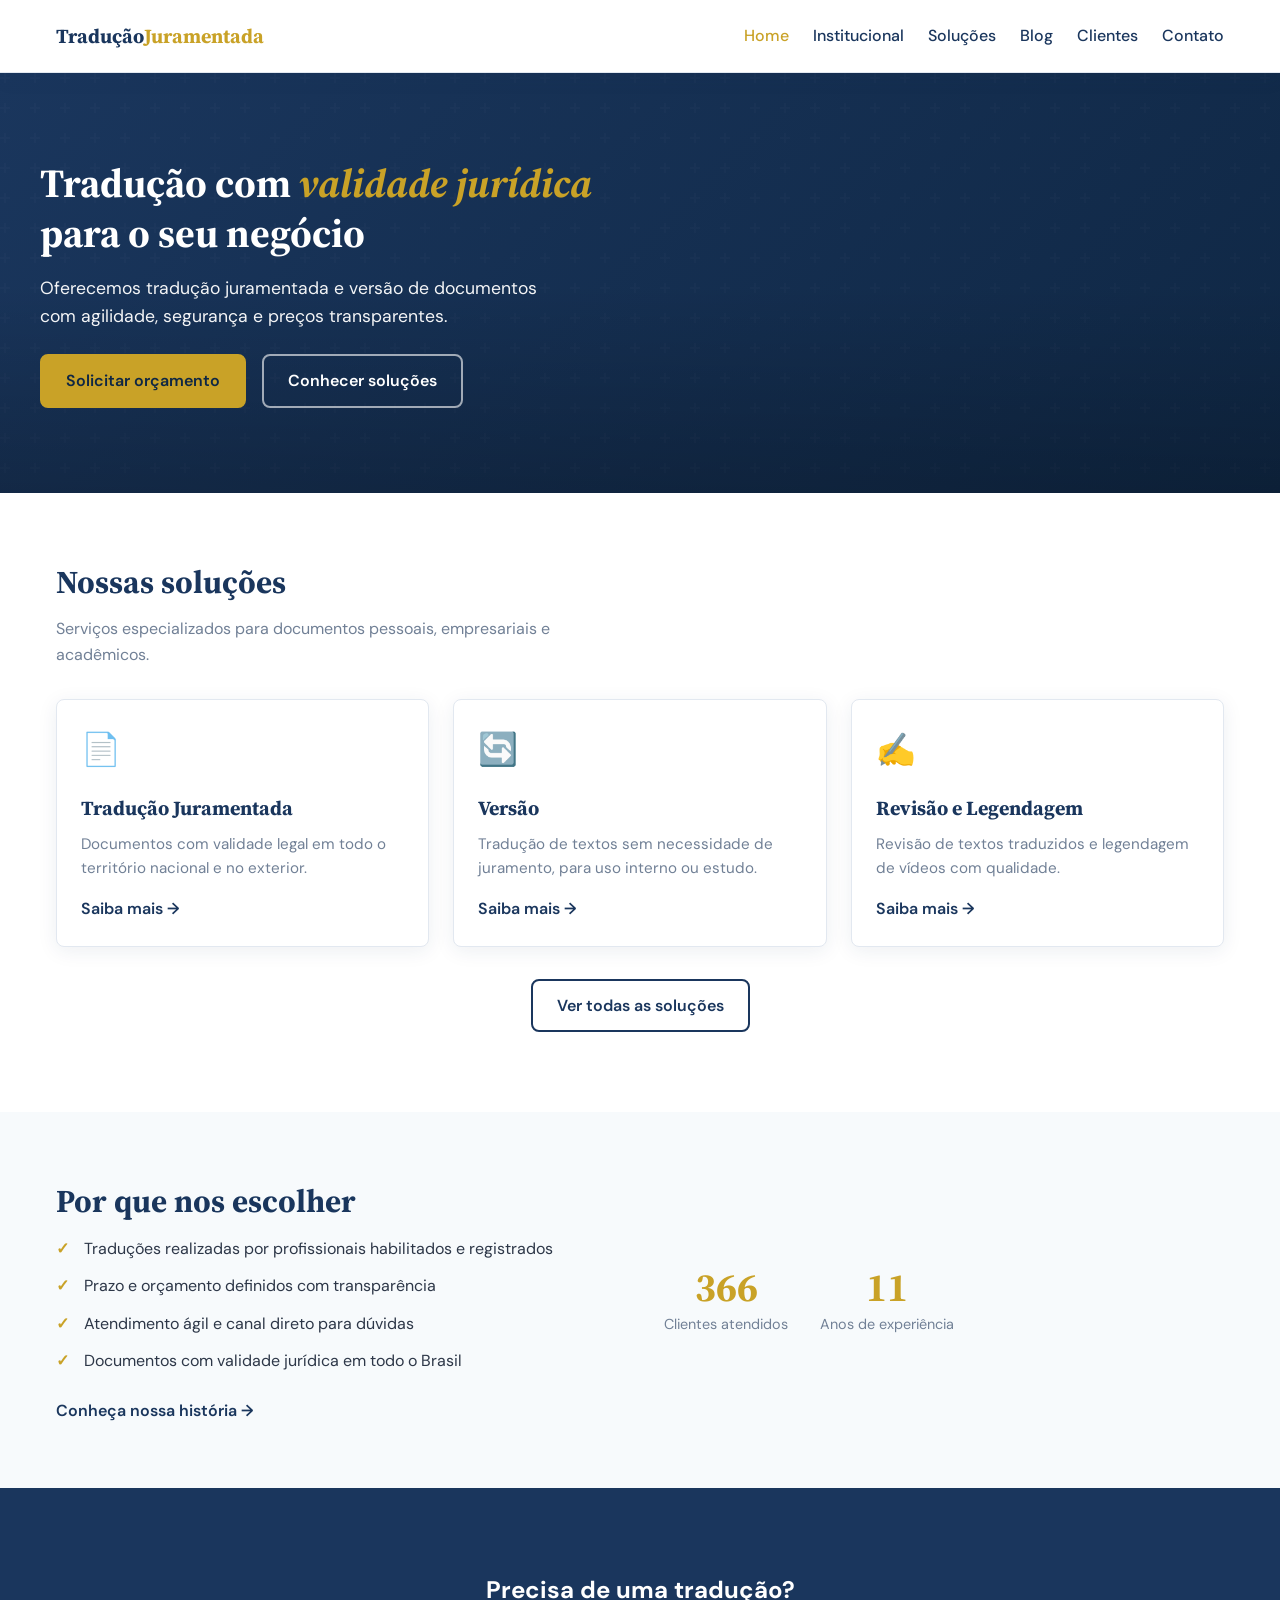
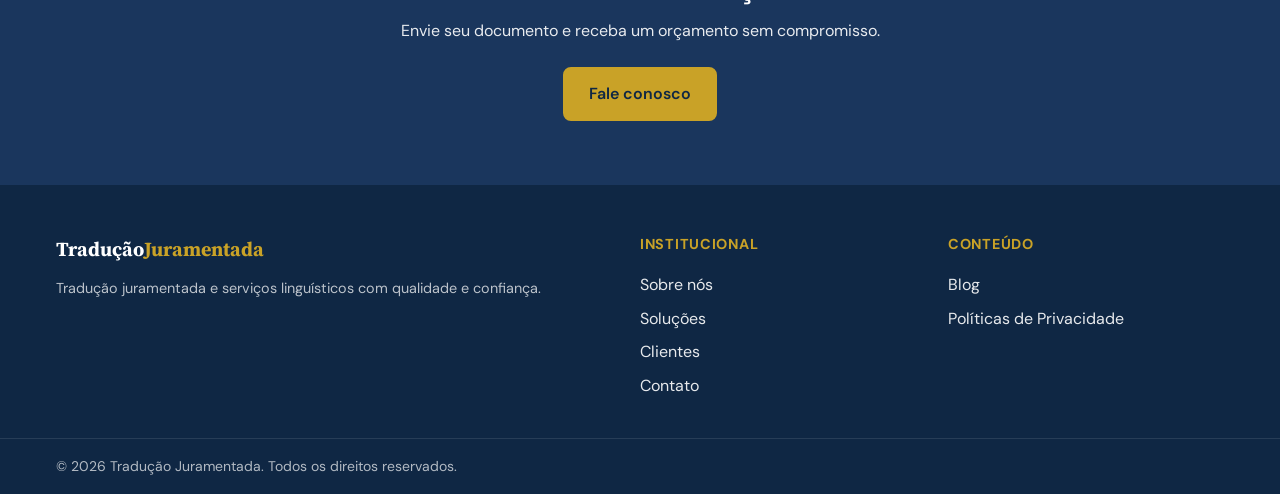
<file: index.html>
<!DOCTYPE html>
<html lang="pt-BR">
<head>
  <meta charset="UTF-8">
  <meta name="viewport" content="width=device-width, initial-scale=1.0">
  <meta name="description" content="Tradução Juramentada - Serviços profissionais de tradução com validade jurídica. Documentos, certidões e muito mais.">
  <title>Tradução Juramentada | Home</title>
  <link rel="stylesheet" href="style.css">
  <link rel="preconnect" href="https://fonts.googleapis.com">
  <link rel="preconnect" href="https://fonts.gstatic.com" crossorigin>
  <link href="https://fonts.googleapis.com/css2?family=Source+Serif+4:ital,opsz,wght@0,8..60,400;0,8..60,600;0,8..60,700;1,8..60,400&family=DM+Sans:ital,wght@0,400;0,500;0,600;0,700;1,400&display=swap" rel="stylesheet">
</head>
<body>
  <header class="header">
    <div class="container header-inner">
      <a href="index.html" class="logo">Tradução<span>Juramentada</span></a>
      <button class="nav-toggle" aria-label="Abrir menu" aria-expanded="false">
        <span></span><span></span><span></span>
      </button>
      <nav class="nav">
        <ul class="nav-list">
          <li><a href="index.html" class="active">Home</a></li>
          <li><a href="institucional.html">Institucional</a></li>
          <li><a href="solucoes.html">Soluções</a></li>
          <li><a href="blog.html">Blog</a></li>
          <li><a href="clientes.html">Clientes</a></li>
          <li><a href="contato.html">Contato</a></li>
        </ul>
      </nav>
    </div>
  </header>

  <main>
    <section class="hero">
      <div class="container hero-content">
        <h1>Tradução com <em>validade jurídica</em> para o seu negócio</h1>
        <p class="hero-lead">Oferecemos tradução juramentada e versão de documentos com agilidade, segurança e preços transparentes.</p>
        <div class="hero-cta">
          <a href="contato.html" class="btn btn-primary">Solicitar orçamento</a>
          <a href="solucoes.html" class="btn btn-secondary">Conhecer soluções</a>
        </div>
      </div>
      <div class="hero-overlay"></div>
    </section>

    <section class="section services-preview">
      <div class="container">
        <h2 class="section-title">Nossas soluções</h2>
        <p class="section-subtitle">Serviços especializados para documentos pessoais, empresariais e acadêmicos.</p>
        <div class="cards">
          <article class="card">
            <div class="card-icon">📄</div>
            <h3>Tradução Juramentada</h3>
            <p>Documentos com validade legal em todo o território nacional e no exterior.</p>
            <a href="solucao-traducao-juramentada.html" class="link-arrow">Saiba mais</a>
          </article>
          <article class="card">
            <div class="card-icon">🔄</div>
            <h3>Versão</h3>
            <p>Tradução de textos sem necessidade de juramento, para uso interno ou estudo.</p>
            <a href="solucao-versao.html" class="link-arrow">Saiba mais</a>
          </article>
          <article class="card">
            <div class="card-icon">✍️</div>
            <h3>Revisão e Legendagem</h3>
            <p>Revisão de textos traduzidos e legendagem de vídeos com qualidade.</p>
            <a href="solucao-revisao-legendagem.html" class="link-arrow">Saiba mais</a>
          </article>
        </div>
        <p class="text-center"><a href="solucoes.html" class="btn btn-outline">Ver todas as soluções</a></p>
      </div>
    </section>

    <section class="section section-alt why-us">
      <div class="container grid-2">
        <div>
          <h2 class="section-title">Por que nos escolher</h2>
          <ul class="check-list">
            <li>Traduções realizadas por profissionais habilitados e registrados</li>
            <li>Prazo e orçamento definidos com transparência</li>
            <li>Atendimento ágil e canal direto para dúvidas</li>
            <li>Documentos com validade jurídica em todo o Brasil</li>
          </ul>
          <a href="institucional.html" class="link-arrow">Conheça nossa história</a>
        </div>
        <div class="stats">
          <div class="stat">
            <span class="stat-number" data-count="500">0</span>
            <span class="stat-label">Clientes atendidos</span>
          </div>
          <div class="stat">
            <span class="stat-number" data-count="15">0</span>
            <span class="stat-label">Anos de experiência</span>
          </div>
        </div>
      </div>
    </section>

    <section class="section cta-section">
      <div class="container text-center">
        <h2>Precisa de uma tradução?</h2>
        <p>Envie seu documento e receba um orçamento sem compromisso.</p>
        <a href="contato.html" class="btn btn-primary">Fale conosco</a>
      </div>
    </section>
  </main>

  <footer class="footer">
    <div class="container footer-grid">
      <div class="footer-brand">
        <a href="index.html" class="logo">Tradução<span>Juramentada</span></a>
        <p>Tradução juramentada e serviços linguísticos com qualidade e confiança.</p>
      </div>
      <div class="footer-links">
        <h4>Institucional</h4>
        <ul>
          <li><a href="institucional.html">Sobre nós</a></li>
          <li><a href="solucoes.html">Soluções</a></li>
          <li><a href="clientes.html">Clientes</a></li>
          <li><a href="contato.html">Contato</a></li>
        </ul>
      </div>
      <div class="footer-links">
        <h4>Conteúdo</h4>
        <ul>
          <li><a href="blog.html">Blog</a></li>
          <li><a href="privacidade.html">Políticas de Privacidade</a></li>
        </ul>
      </div>
    </div>
    <div class="footer-bottom">
      <div class="container">
        <p>&copy; <span id="year"></span> Tradução Juramentada. Todos os direitos reservados.</p>
      </div>
    </div>
  </footer>

  <script src="script.js"></script>
</body>
</html>
</file>
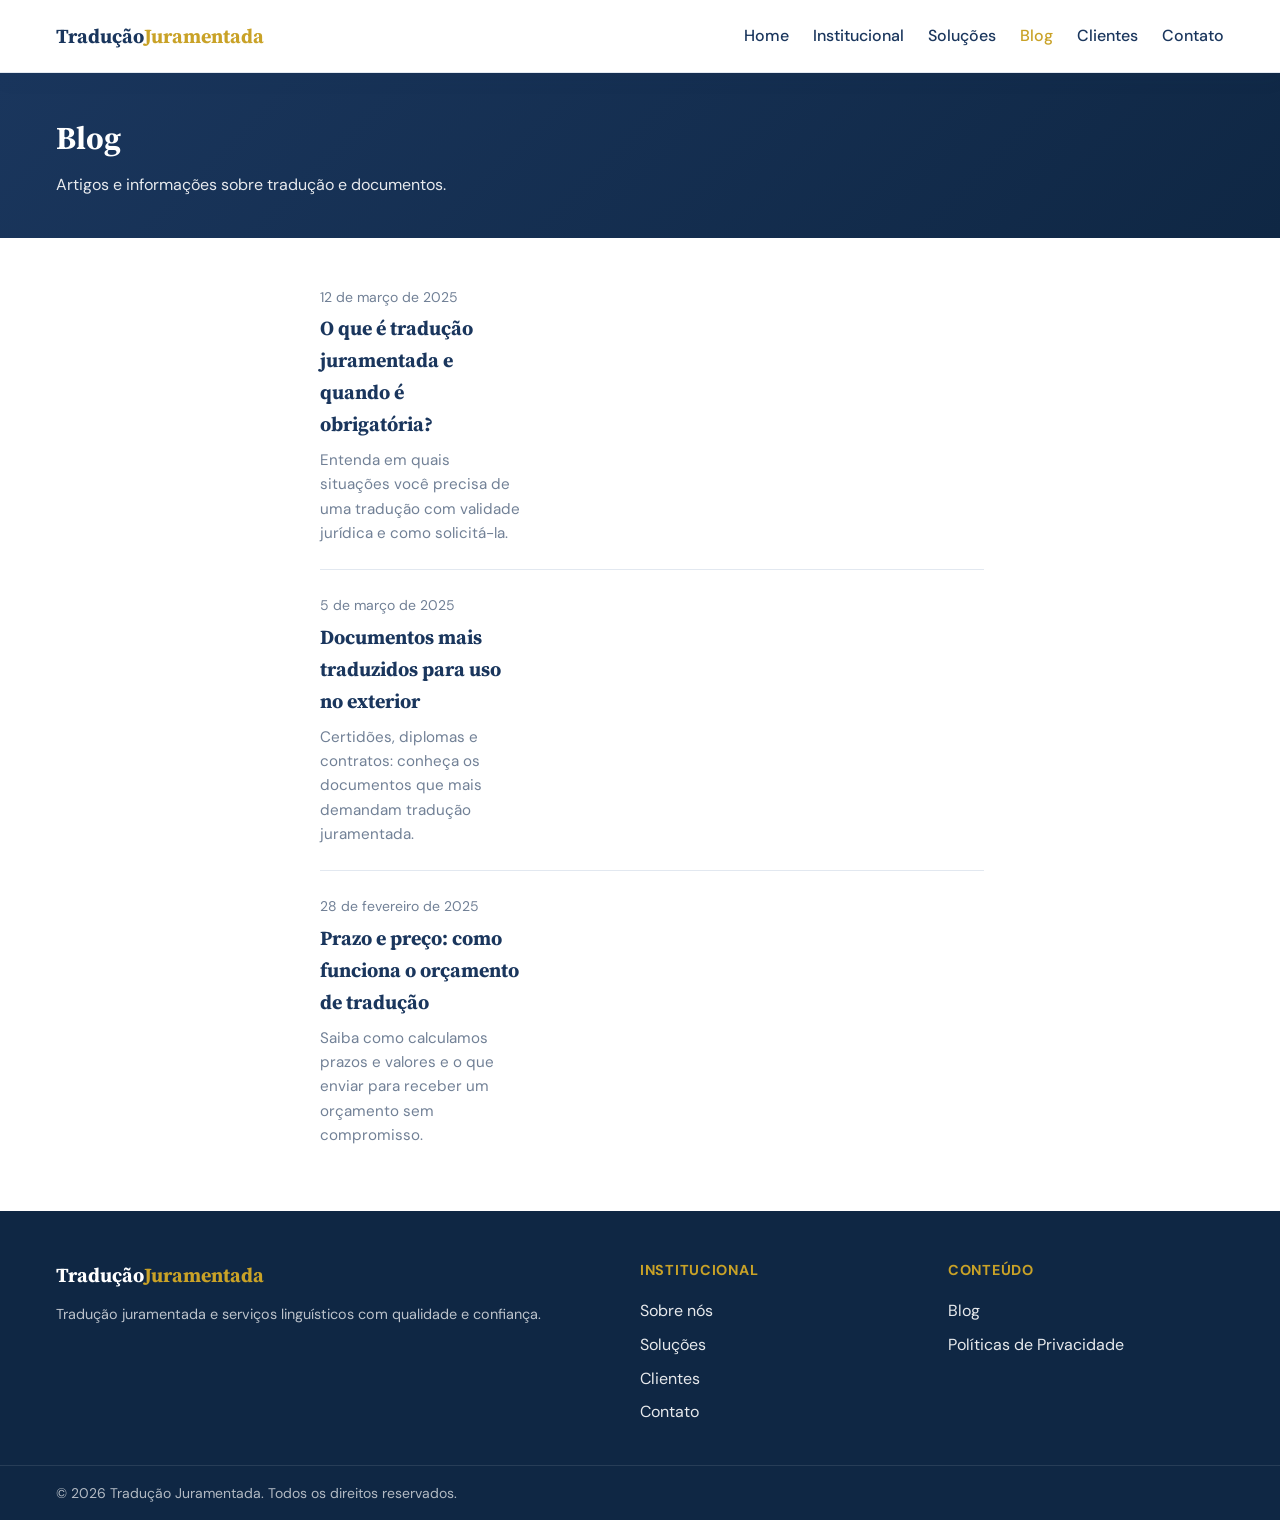
<file: blog.html>
<!DOCTYPE html>
<html lang="pt-BR">
<head>
  <meta charset="UTF-8">
  <meta name="viewport" content="width=device-width, initial-scale=1.0">
  <meta name="description" content="Artigos e dicas sobre tradução juramentada, documentos e idiomas.">
  <title>Blog | Tradução Juramentada</title>
  <link rel="stylesheet" href="style.css">
  <link rel="preconnect" href="https://fonts.googleapis.com">
  <link rel="preconnect" href="https://fonts.gstatic.com" crossorigin>
  <link href="https://fonts.googleapis.com/css2?family=Source+Serif+4:ital,opsz,wght@0,8..60,400;0,8..60,600;0,8..60,700&family=DM+Sans:ital,wght@0,400;0,500;0,600;0,700&display=swap" rel="stylesheet">
</head>
<body>
  <header class="header">
    <div class="container header-inner">
      <a href="index.html" class="logo">Tradução<span>Juramentada</span></a>
      <button class="nav-toggle" aria-label="Abrir menu" aria-expanded="false">
        <span></span><span></span><span></span>
      </button>
      <nav class="nav">
        <ul class="nav-list">
          <li><a href="index.html">Home</a></li>
          <li><a href="institucional.html">Institucional</a></li>
          <li><a href="solucoes.html">Soluções</a></li>
          <li><a href="blog.html" class="active">Blog</a></li>
          <li><a href="clientes.html">Clientes</a></li>
          <li><a href="contato.html">Contato</a></li>
        </ul>
      </nav>
    </div>
  </header>

  <main>
    <section class="page-header">
      <div class="container">
        <h1>Blog</h1>
        <p>Artigos e informações sobre tradução e documentos.</p>
      </div>
    </section>

    <section class="section content-page">
      <div class="container">
        <ul class="posts-list">
          <li class="post-item">
            <div>
              <p class="post-meta">12 de março de 2025</p>
              <h2><a href="post-o-que-e-traducao-juramentada.html">O que é tradução juramentada e quando é obrigatória?</a></h2>
              <p>Entenda em quais situações você precisa de uma tradução com validade jurídica e como solicitá-la.</p>
            </div>
          </li>
          <li class="post-item">
            <div>
              <p class="post-meta">5 de março de 2025</p>
              <h2><a href="post-documentos-mais-traduzidos.html">Documentos mais traduzidos para uso no exterior</a></h2>
              <p>Certidões, diplomas e contratos: conheça os documentos que mais demandam tradução juramentada.</p>
            </div>
          </li>
          <li class="post-item">
            <div>
              <p class="post-meta">28 de fevereiro de 2025</p>
              <h2><a href="post-prazo-e-preco.html">Prazo e preço: como funciona o orçamento de tradução</a></h2>
              <p>Saiba como calculamos prazos e valores e o que enviar para receber um orçamento sem compromisso.</p>
            </div>
          </li>
        </ul>
      </div>
    </section>
  </main>

  <footer class="footer">
    <div class="container footer-grid">
      <div class="footer-brand">
        <a href="index.html" class="logo">Tradução<span>Juramentada</span></a>
        <p>Tradução juramentada e serviços linguísticos com qualidade e confiança.</p>
      </div>
      <div class="footer-links">
        <h4>Institucional</h4>
        <ul>
          <li><a href="institucional.html">Sobre nós</a></li>
          <li><a href="solucoes.html">Soluções</a></li>
          <li><a href="clientes.html">Clientes</a></li>
          <li><a href="contato.html">Contato</a></li>
        </ul>
      </div>
      <div class="footer-links">
        <h4>Conteúdo</h4>
        <ul>
          <li><a href="blog.html">Blog</a></li>
          <li><a href="privacidade.html">Políticas de Privacidade</a></li>
        </ul>
      </div>
    </div>
    <div class="footer-bottom">
      <div class="container">
        <p>&copy; <span id="year"></span> Tradução Juramentada. Todos os direitos reservados.</p>
      </div>
    </div>
  </footer>

  <script src="script.js"></script>
</body>
</html>
</file>
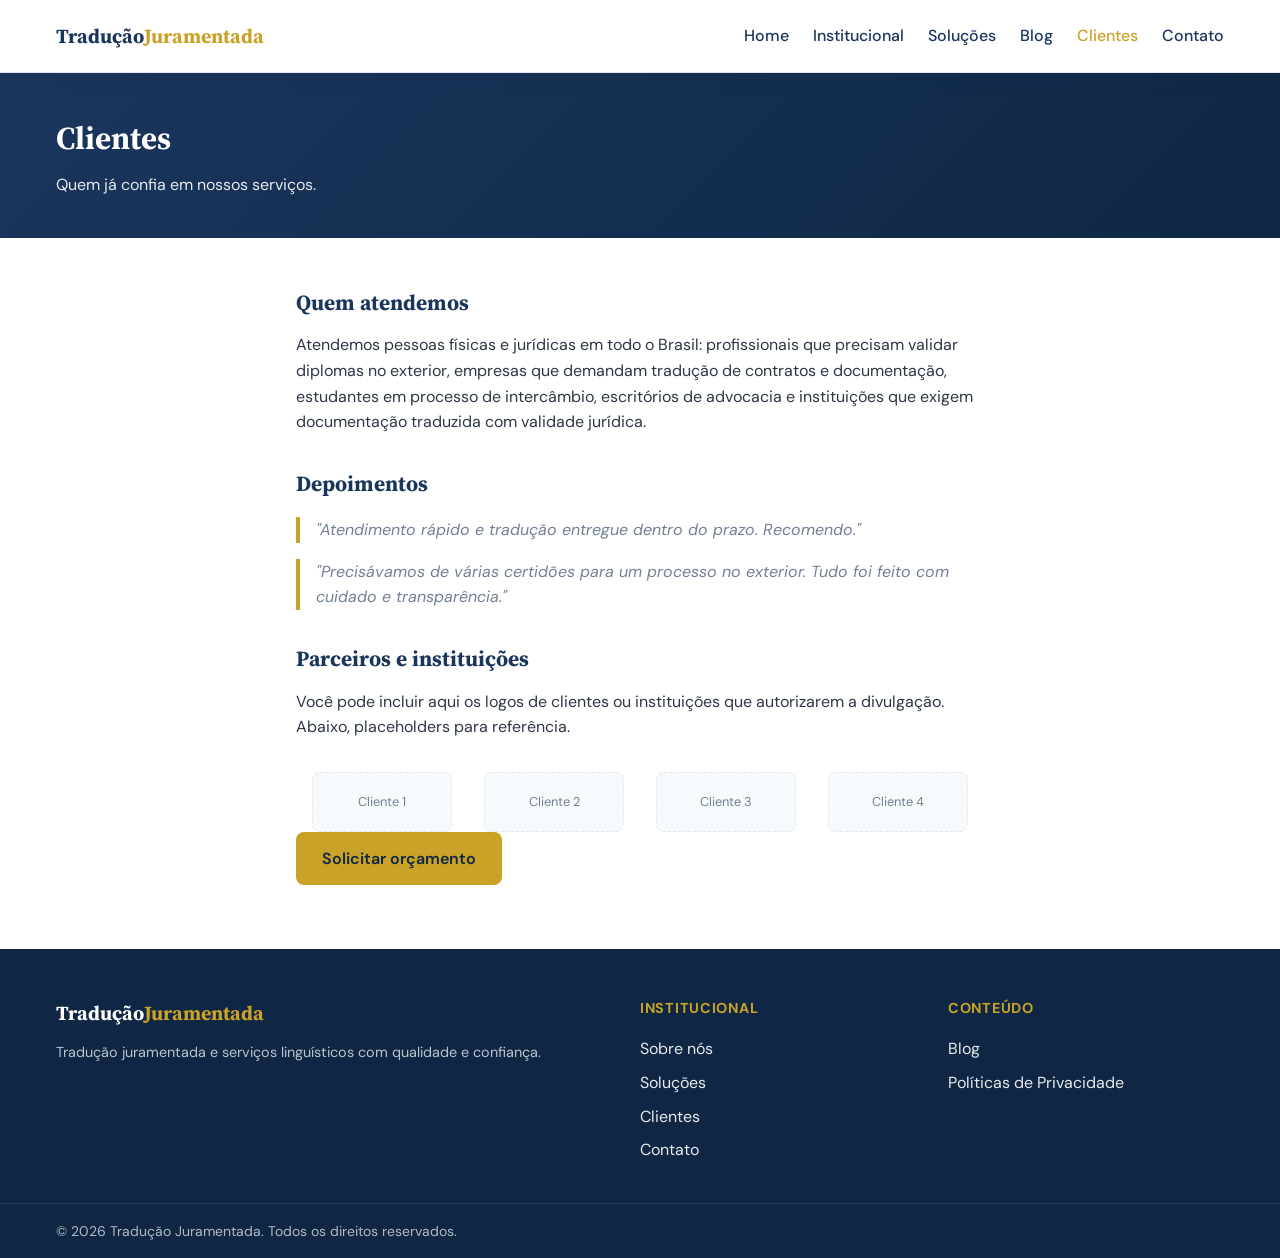
<file: clientes.html>
<!DOCTYPE html>
<html lang="pt-BR">
<head>
  <meta charset="UTF-8">
  <meta name="viewport" content="width=device-width, initial-scale=1.0">
  <meta name="description" content="Conheça quem já confia em nossos serviços de tradução juramentada.">
  <title>Clientes | Tradução Juramentada</title>
  <link rel="stylesheet" href="style.css">
  <link rel="preconnect" href="https://fonts.googleapis.com">
  <link rel="preconnect" href="https://fonts.gstatic.com" crossorigin>
  <link href="https://fonts.googleapis.com/css2?family=Source+Serif+4:ital,opsz,wght@0,8..60,400;0,8..60,600;0,8..60,700&family=DM+Sans:ital,wght@0,400;0,500;0,600;0,700&display=swap" rel="stylesheet">
</head>
<body>
  <header class="header">
    <div class="container header-inner">
      <a href="index.html" class="logo">Tradução<span>Juramentada</span></a>
      <button class="nav-toggle" aria-label="Abrir menu" aria-expanded="false">
        <span></span><span></span><span></span>
      </button>
      <nav class="nav">
        <ul class="nav-list">
          <li><a href="index.html">Home</a></li>
          <li><a href="institucional.html">Institucional</a></li>
          <li><a href="solucoes.html">Soluções</a></li>
          <li><a href="blog.html">Blog</a></li>
          <li><a href="clientes.html" class="active">Clientes</a></li>
          <li><a href="contato.html">Contato</a></li>
        </ul>
      </nav>
    </div>
  </header>

  <main>
    <section class="page-header">
      <div class="container">
        <h1>Clientes</h1>
        <p>Quem já confia em nossos serviços.</p>
      </div>
    </section>

    <section class="section content-page">
      <div class="container">
        <h2>Quem atendemos</h2>
        <p>Atendemos pessoas físicas e jurídicas em todo o Brasil: profissionais que precisam validar diplomas no exterior, empresas que demandam tradução de contratos e documentação, estudantes em processo de intercâmbio, escritórios de advocacia e instituições que exigem documentação traduzida com validade jurídica.</p>

        <h2>Depoimentos</h2>
        <blockquote style="border-left: 4px solid var(--color-accent); margin: 1rem 0; padding-left: 1rem; color: var(--color-text-muted); font-style: italic;">
          "Atendimento rápido e tradução entregue dentro do prazo. Recomendo."
        </blockquote>
        <blockquote style="border-left: 4px solid var(--color-accent); margin: 1rem 0; padding-left: 1rem; color: var(--color-text-muted); font-style: italic;">
          "Precisávamos de várias certidões para um processo no exterior. Tudo foi feito com cuidado e transparência."
        </blockquote>

        <h2>Parceiros e instituições</h2>
        <p>Você pode incluir aqui os logos de clientes ou instituições que autorizarem a divulgação. Abaixo, placeholders para referência.</p>
        <div class="clients-logos">
          <div class="client-placeholder">Cliente 1</div>
          <div class="client-placeholder">Cliente 2</div>
          <div class="client-placeholder">Cliente 3</div>
          <div class="client-placeholder">Cliente 4</div>
        </div>

        <p class="mt-2"><a href="contato.html" class="btn btn-primary">Solicitar orçamento</a></p>
      </div>
    </section>
  </main>

  <footer class="footer">
    <div class="container footer-grid">
      <div class="footer-brand">
        <a href="index.html" class="logo">Tradução<span>Juramentada</span></a>
        <p>Tradução juramentada e serviços linguísticos com qualidade e confiança.</p>
      </div>
      <div class="footer-links">
        <h4>Institucional</h4>
        <ul>
          <li><a href="institucional.html">Sobre nós</a></li>
          <li><a href="solucoes.html">Soluções</a></li>
          <li><a href="clientes.html">Clientes</a></li>
          <li><a href="contato.html">Contato</a></li>
        </ul>
      </div>
      <div class="footer-links">
        <h4>Conteúdo</h4>
        <ul>
          <li><a href="blog.html">Blog</a></li>
          <li><a href="privacidade.html">Políticas de Privacidade</a></li>
        </ul>
      </div>
    </div>
    <div class="footer-bottom">
      <div class="container">
        <p>&copy; <span id="year"></span> Tradução Juramentada. Todos os direitos reservados.</p>
      </div>
    </div>
  </footer>

  <script src="script.js"></script>
</body>
</html>
</file>
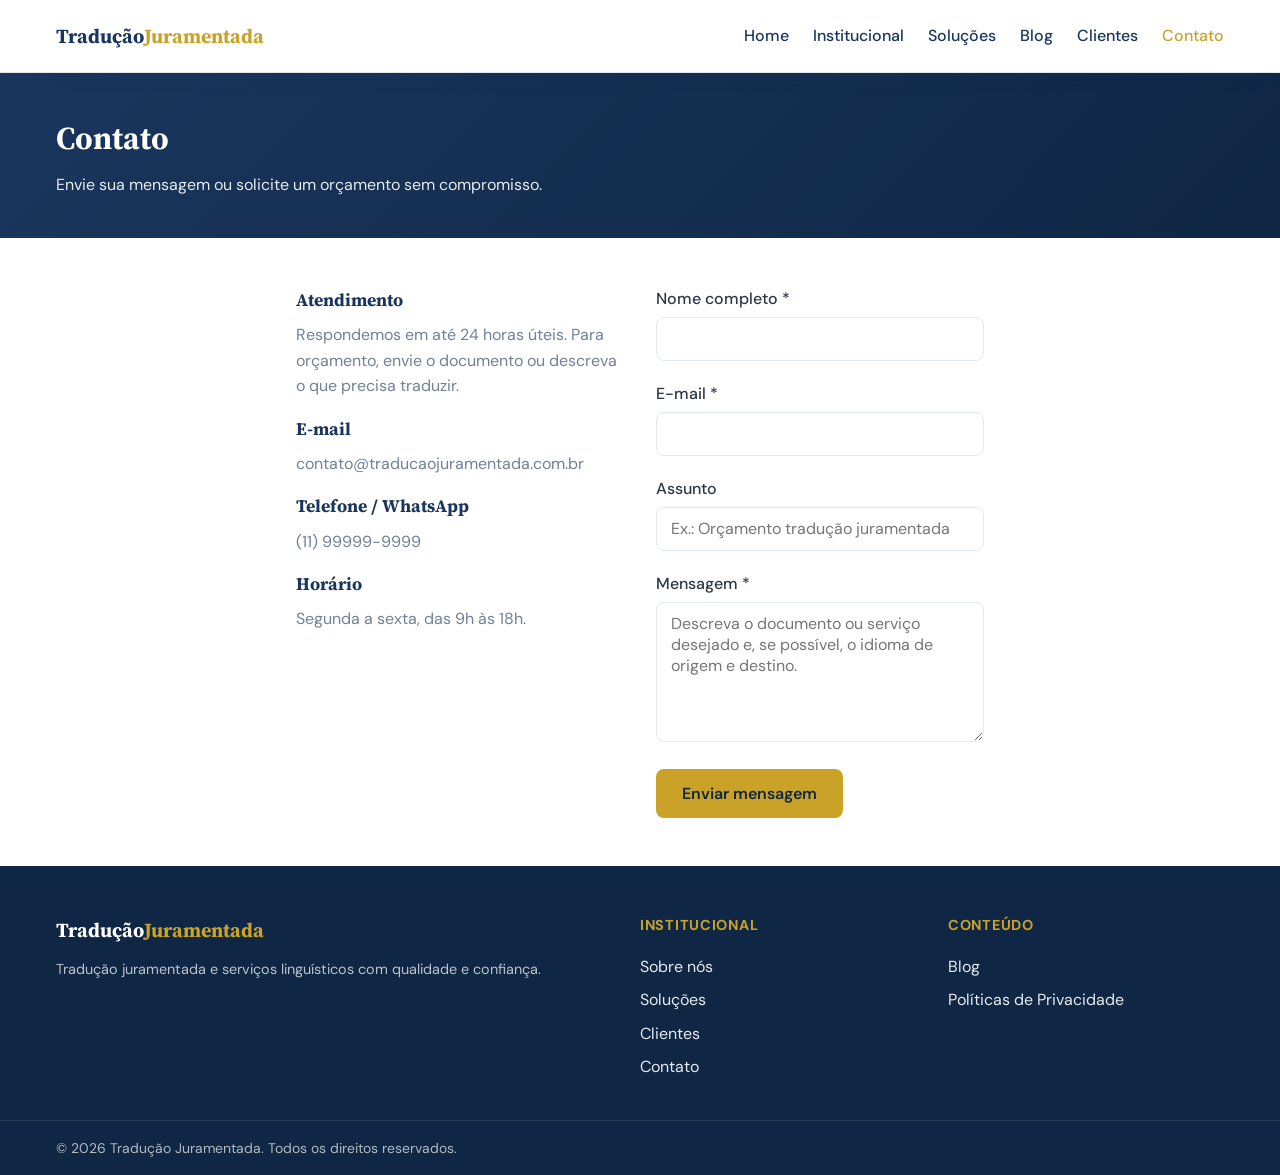
<file: contato.html>
<!DOCTYPE html>
<html lang="pt-BR">
<head>
  <meta charset="UTF-8">
  <meta name="viewport" content="width=device-width, initial-scale=1.0">
  <meta name="description" content="Entre em contato para orçamento de tradução juramentada e outros serviços.">
  <title>Contato | Tradução Juramentada</title>
  <link rel="stylesheet" href="style.css">
  <link rel="preconnect" href="https://fonts.googleapis.com">
  <link rel="preconnect" href="https://fonts.gstatic.com" crossorigin>
  <link href="https://fonts.googleapis.com/css2?family=Source+Serif+4:ital,opsz,wght@0,8..60,400;0,8..60,600;0,8..60,700&family=DM+Sans:ital,wght@0,400;0,500;0,600;0,700&display=swap" rel="stylesheet">
</head>
<body>
  <header class="header">
    <div class="container header-inner">
      <a href="index.html" class="logo">Tradução<span>Juramentada</span></a>
      <button class="nav-toggle" aria-label="Abrir menu" aria-expanded="false">
        <span></span><span></span><span></span>
      </button>
      <nav class="nav">
        <ul class="nav-list">
          <li><a href="index.html">Home</a></li>
          <li><a href="institucional.html">Institucional</a></li>
          <li><a href="solucoes.html">Soluções</a></li>
          <li><a href="blog.html">Blog</a></li>
          <li><a href="clientes.html">Clientes</a></li>
          <li><a href="contato.html" class="active">Contato</a></li>
        </ul>
      </nav>
    </div>
  </header>

  <main>
    <section class="page-header">
      <div class="container">
        <h1>Contato</h1>
        <p>Envie sua mensagem ou solicite um orçamento sem compromisso.</p>
      </div>
    </section>

    <section class="section content-page">
      <div class="container">
        <div class="contact-grid">
          <div class="contact-info">
            <h3>Atendimento</h3>
            <p>Respondemos em até 24 horas úteis. Para orçamento, envie o documento ou descreva o que precisa traduzir.</p>
            <h3>E-mail</h3>
            <p>contato@traducaojuramentada.com.br</p>
            <h3>Telefone / WhatsApp</h3>
            <p>(11) 99999-9999</p>
            <h3>Horário</h3>
            <p>Segunda a sexta, das 9h às 18h.</p>
          </div>
          <div>
            <form class="contact-form" action="#" method="post">
              <div class="form-group">
                <label for="nome">Nome completo *</label>
                <input type="text" id="nome" name="nome" required>
              </div>
              <div class="form-group">
                <label for="email">E-mail *</label>
                <input type="email" id="email" name="email" required>
              </div>
              <div class="form-group">
                <label for="assunto">Assunto</label>
                <input type="text" id="assunto" name="assunto" placeholder="Ex.: Orçamento tradução juramentada">
              </div>
              <div class="form-group">
                <label for="mensagem">Mensagem *</label>
                <textarea id="mensagem" name="mensagem" required placeholder="Descreva o documento ou serviço desejado e, se possível, o idioma de origem e destino."></textarea>
              </div>
              <button type="submit" class="btn btn-primary">Enviar mensagem</button>
            </form>
          </div>
        </div>
      </div>
    </section>
  </main>

  <footer class="footer">
    <div class="container footer-grid">
      <div class="footer-brand">
        <a href="index.html" class="logo">Tradução<span>Juramentada</span></a>
        <p>Tradução juramentada e serviços linguísticos com qualidade e confiança.</p>
      </div>
      <div class="footer-links">
        <h4>Institucional</h4>
        <ul>
          <li><a href="institucional.html">Sobre nós</a></li>
          <li><a href="solucoes.html">Soluções</a></li>
          <li><a href="clientes.html">Clientes</a></li>
          <li><a href="contato.html">Contato</a></li>
        </ul>
      </div>
      <div class="footer-links">
        <h4>Conteúdo</h4>
        <ul>
          <li><a href="blog.html">Blog</a></li>
          <li><a href="privacidade.html">Políticas de Privacidade</a></li>
        </ul>
      </div>
    </div>
    <div class="footer-bottom">
      <div class="container">
        <p>&copy; <span id="year"></span> Tradução Juramentada. Todos os direitos reservados.</p>
      </div>
    </div>
  </footer>

  <script src="script.js"></script>
</body>
</html>
</file>
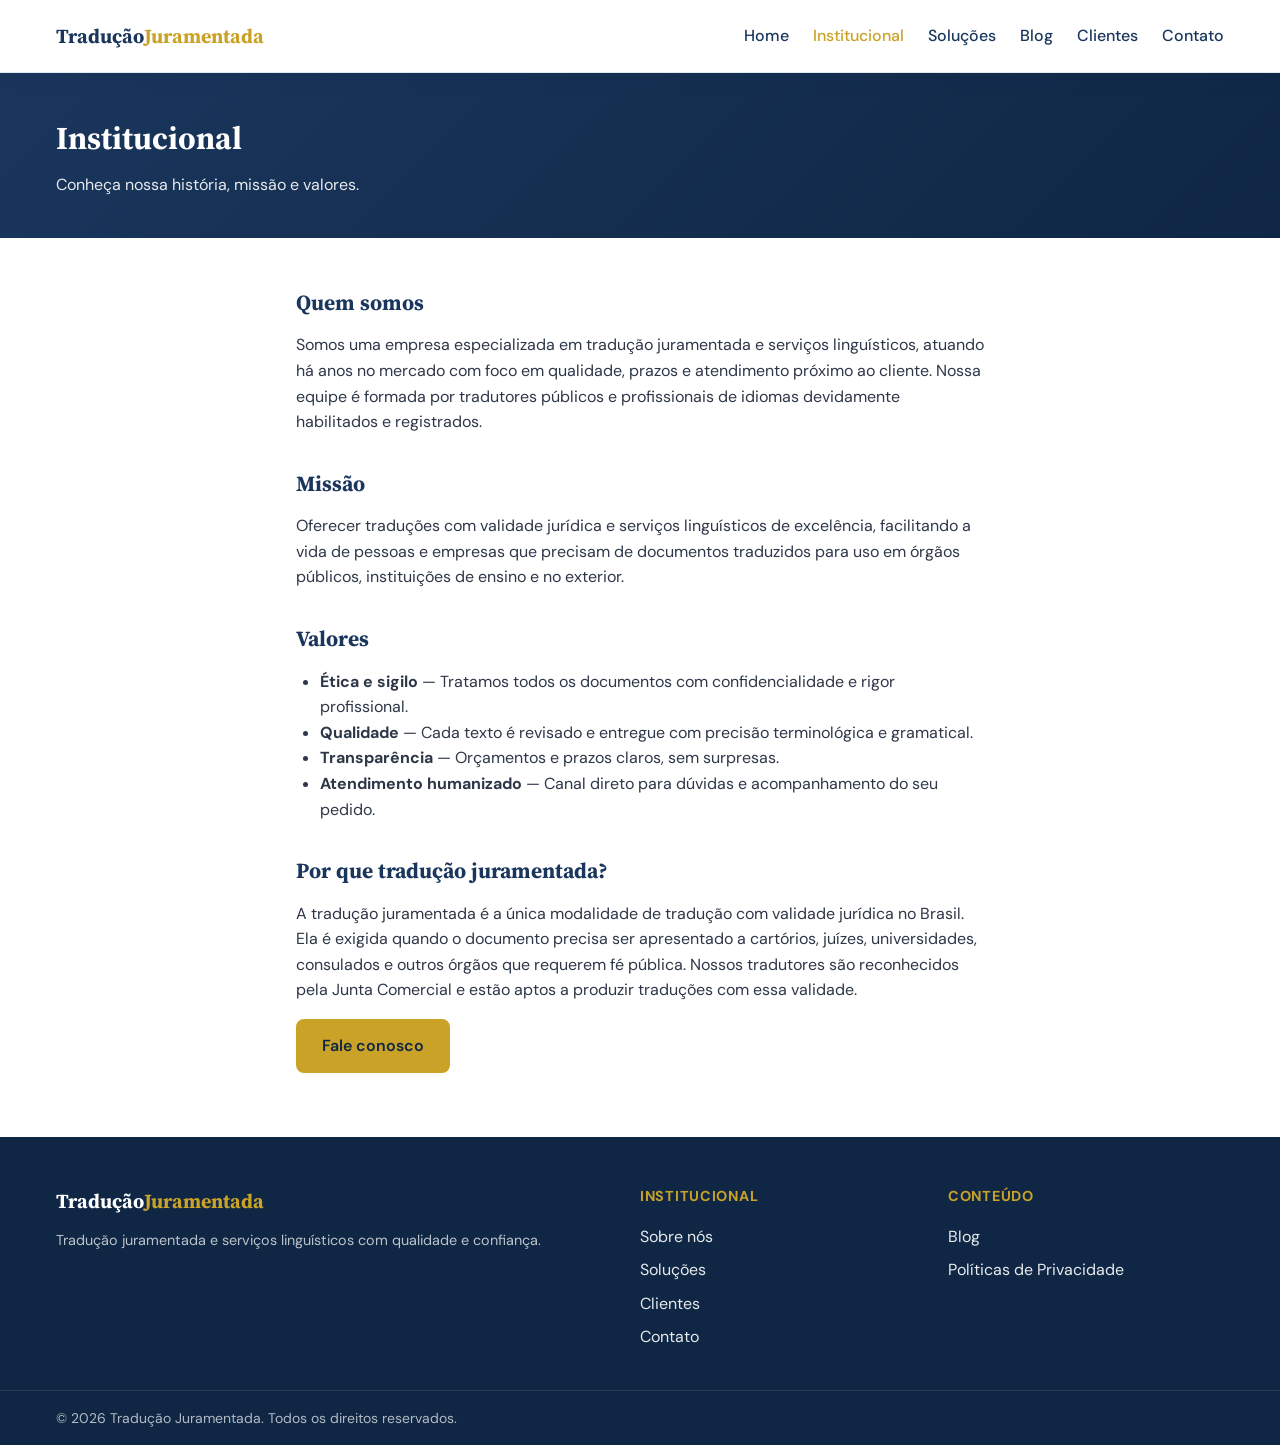
<file: institucional.html>
<!DOCTYPE html>
<html lang="pt-BR">
<head>
  <meta charset="UTF-8">
  <meta name="viewport" content="width=device-width, initial-scale=1.0">
  <meta name="description" content="Conheça a história e os valores da nossa empresa de tradução juramentada.">
  <title>Institucional | Tradução Juramentada</title>
  <link rel="stylesheet" href="style.css">
  <link rel="preconnect" href="https://fonts.googleapis.com">
  <link rel="preconnect" href="https://fonts.gstatic.com" crossorigin>
  <link href="https://fonts.googleapis.com/css2?family=Source+Serif+4:ital,opsz,wght@0,8..60,400;0,8..60,600;0,8..60,700&family=DM+Sans:ital,wght@0,400;0,500;0,600;0,700&display=swap" rel="stylesheet">
</head>
<body>
  <header class="header">
    <div class="container header-inner">
      <a href="index.html" class="logo">Tradução<span>Juramentada</span></a>
      <button class="nav-toggle" aria-label="Abrir menu" aria-expanded="false">
        <span></span><span></span><span></span>
      </button>
      <nav class="nav">
        <ul class="nav-list">
          <li><a href="index.html">Home</a></li>
          <li><a href="institucional.html" class="active">Institucional</a></li>
          <li><a href="solucoes.html">Soluções</a></li>
          <li><a href="blog.html">Blog</a></li>
          <li><a href="clientes.html">Clientes</a></li>
          <li><a href="contato.html">Contato</a></li>
        </ul>
      </nav>
    </div>
  </header>

  <main>
    <section class="page-header">
      <div class="container">
        <h1>Institucional</h1>
        <p>Conheça nossa história, missão e valores.</p>
      </div>
    </section>

    <section class="content-page">
      <div class="container">
        <h2>Quem somos</h2>
        <p>Somos uma empresa especializada em tradução juramentada e serviços linguísticos, atuando há anos no mercado com foco em qualidade, prazos e atendimento próximo ao cliente. Nossa equipe é formada por tradutores públicos e profissionais de idiomas devidamente habilitados e registrados.</p>

        <h2>Missão</h2>
        <p>Oferecer traduções com validade jurídica e serviços linguísticos de excelência, facilitando a vida de pessoas e empresas que precisam de documentos traduzidos para uso em órgãos públicos, instituições de ensino e no exterior.</p>

        <h2>Valores</h2>
        <ul>
          <li><strong>Ética e sigilo</strong> — Tratamos todos os documentos com confidencialidade e rigor profissional.</li>
          <li><strong>Qualidade</strong> — Cada texto é revisado e entregue com precisão terminológica e gramatical.</li>
          <li><strong>Transparência</strong> — Orçamentos e prazos claros, sem surpresas.</li>
          <li><strong>Atendimento humanizado</strong> — Canal direto para dúvidas e acompanhamento do seu pedido.</li>
        </ul>

        <h2>Por que tradução juramentada?</h2>
        <p>A tradução juramentada é a única modalidade de tradução com validade jurídica no Brasil. Ela é exigida quando o documento precisa ser apresentado a cartórios, juízes, universidades, consulados e outros órgãos que requerem fé pública. Nossos tradutores são reconhecidos pela Junta Comercial e estão aptos a produzir traduções com essa validade.</p>

        <p class="mt-2"><a href="contato.html" class="btn btn-primary">Fale conosco</a></p>
      </div>
    </section>
  </main>

  <footer class="footer">
    <div class="container footer-grid">
      <div class="footer-brand">
        <a href="index.html" class="logo">Tradução<span>Juramentada</span></a>
        <p>Tradução juramentada e serviços linguísticos com qualidade e confiança.</p>
      </div>
      <div class="footer-links">
        <h4>Institucional</h4>
        <ul>
          <li><a href="institucional.html">Sobre nós</a></li>
          <li><a href="solucoes.html">Soluções</a></li>
          <li><a href="clientes.html">Clientes</a></li>
          <li><a href="contato.html">Contato</a></li>
        </ul>
      </div>
      <div class="footer-links">
        <h4>Conteúdo</h4>
        <ul>
          <li><a href="blog.html">Blog</a></li>
          <li><a href="privacidade.html">Políticas de Privacidade</a></li>
        </ul>
      </div>
    </div>
    <div class="footer-bottom">
      <div class="container">
        <p>&copy; <span id="year"></span> Tradução Juramentada. Todos os direitos reservados.</p>
      </div>
    </div>
  </footer>

  <script src="script.js"></script>
</body>
</html>
</file>
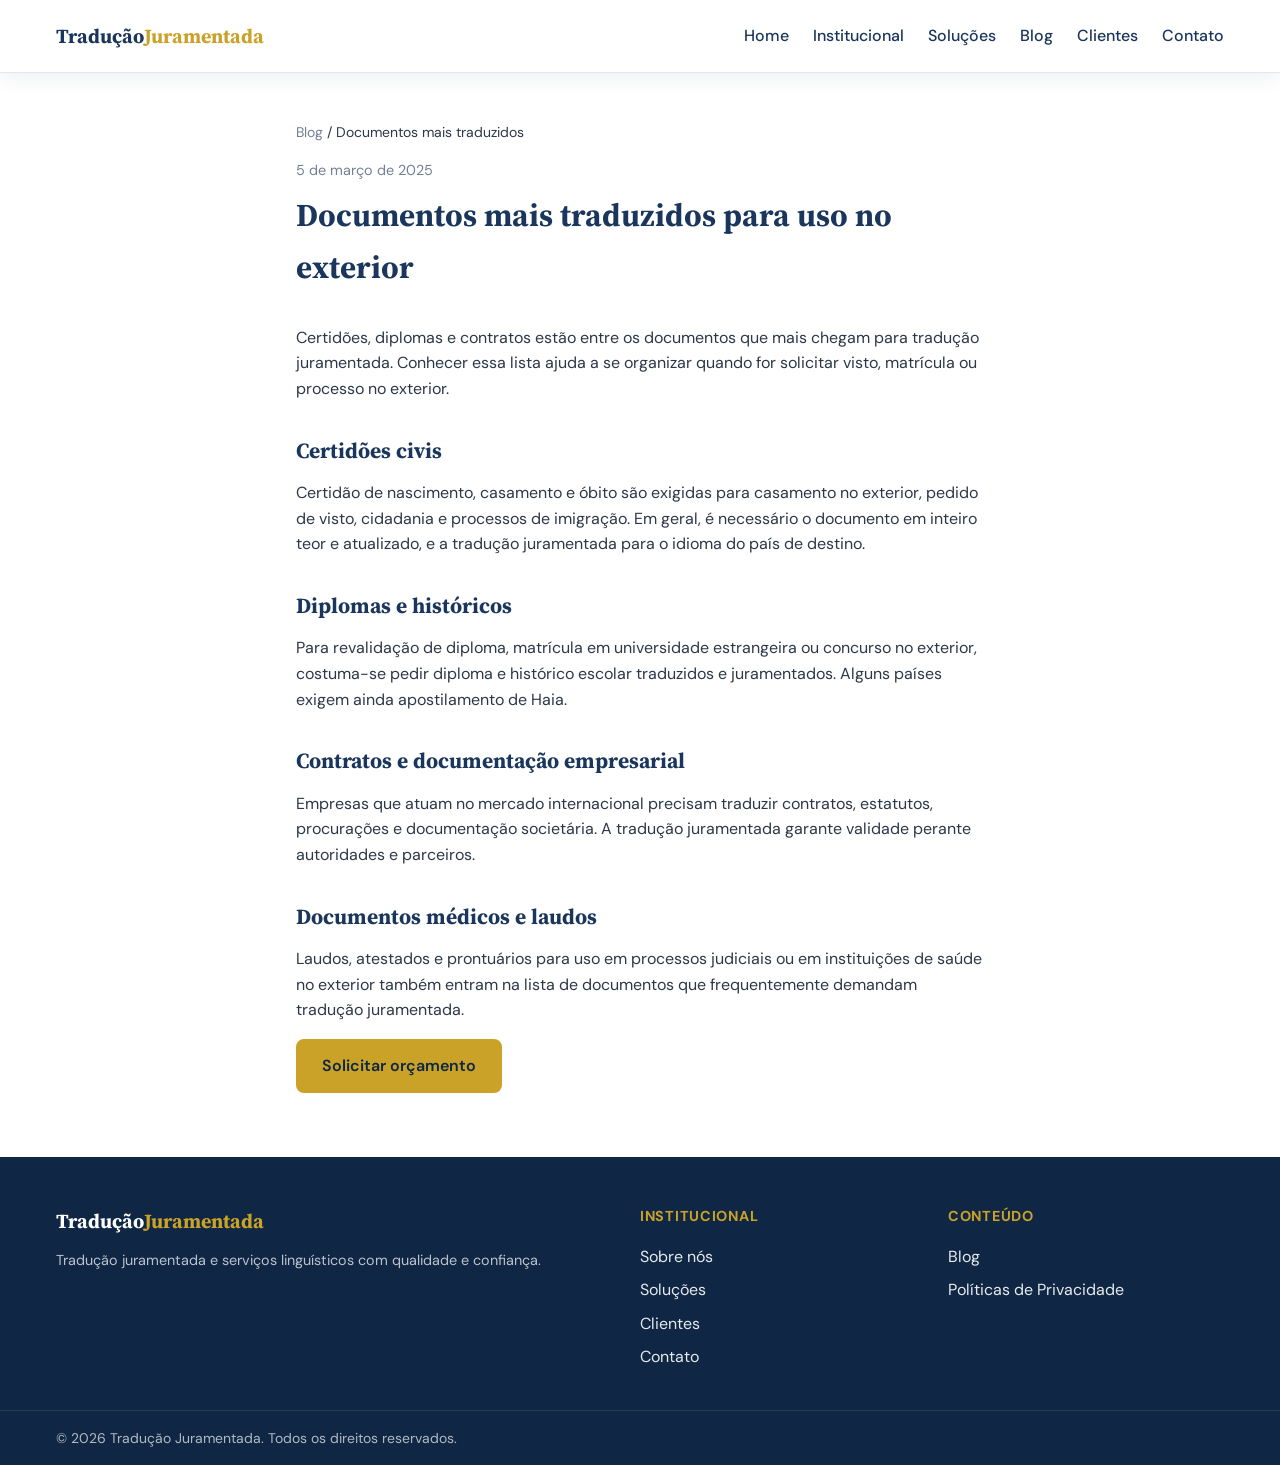
<file: post-documentos-mais-traduzidos.html>
<!DOCTYPE html>
<html lang="pt-BR">
<head>
  <meta charset="UTF-8">
  <meta name="viewport" content="width=device-width, initial-scale=1.0">
  <meta name="description" content="Conheça os documentos que mais demandam tradução juramentada para uso no exterior.">
  <title>Documentos mais traduzidos para uso no exterior | Blog</title>
  <link rel="stylesheet" href="style.css">
  <link rel="preconnect" href="https://fonts.googleapis.com">
  <link rel="preconnect" href="https://fonts.gstatic.com" crossorigin>
  <link href="https://fonts.googleapis.com/css2?family=Source+Serif+4:ital,opsz,wght@0,8..60,400;0,8..60,600;0,8..60,700&family=DM+Sans:ital,wght@0,400;0,500;0,600;0,700&display=swap" rel="stylesheet">
</head>
<body>
  <header class="header">
    <div class="container header-inner">
      <a href="index.html" class="logo">Tradução<span>Juramentada</span></a>
      <button class="nav-toggle" aria-label="Abrir menu" aria-expanded="false">
        <span></span><span></span><span></span>
      </button>
      <nav class="nav">
        <ul class="nav-list">
          <li><a href="index.html">Home</a></li>
          <li><a href="institucional.html">Institucional</a></li>
          <li><a href="solucoes.html">Soluções</a></li>
          <li><a href="blog.html" class="active">Blog</a></li>
          <li><a href="clientes.html">Clientes</a></li>
          <li><a href="contato.html">Contato</a></li>
        </ul>
      </nav>
    </div>
  </header>

  <main>
    <article class="content-page">
      <div class="container">
        <p class="breadcrumb"><a href="blog.html">Blog</a> / Documentos mais traduzidos</p>
        <header style="margin-bottom: 2rem;">
          <p style="color: var(--color-text-muted); font-size: 0.9rem; margin: 0 0 0.5rem;">5 de março de 2025</p>
          <h1 class="section-title" style="margin: 0;">Documentos mais traduzidos para uso no exterior</h1>
        </header>
        <div class="article-body">
          <p>Certidões, diplomas e contratos estão entre os documentos que mais chegam para tradução juramentada. Conhecer essa lista ajuda a se organizar quando for solicitar visto, matrícula ou processo no exterior.</p>

          <h2>Certidões civis</h2>
          <p>Certidão de nascimento, casamento e óbito são exigidas para casamento no exterior, pedido de visto, cidadania e processos de imigração. Em geral, é necessário o documento em inteiro teor e atualizado, e a tradução juramentada para o idioma do país de destino.</p>

          <h2>Diplomas e históricos</h2>
          <p>Para revalidação de diploma, matrícula em universidade estrangeira ou concurso no exterior, costuma-se pedir diploma e histórico escolar traduzidos e juramentados. Alguns países exigem ainda apostilamento de Haia.</p>

          <h2>Contratos e documentação empresarial</h2>
          <p>Empresas que atuam no mercado internacional precisam traduzir contratos, estatutos, procurações e documentação societária. A tradução juramentada garante validade perante autoridades e parceiros.</p>

          <h2>Documentos médicos e laudos</h2>
          <p>Laudos, atestados e prontuários para uso em processos judiciais ou em instituições de saúde no exterior também entram na lista de documentos que frequentemente demandam tradução juramentada.</p>

          <p><a href="contato.html" class="btn btn-primary">Solicitar orçamento</a></p>
        </div>
      </div>
    </article>
  </main>

  <footer class="footer">
    <div class="container footer-grid">
      <div class="footer-brand">
        <a href="index.html" class="logo">Tradução<span>Juramentada</span></a>
        <p>Tradução juramentada e serviços linguísticos com qualidade e confiança.</p>
      </div>
      <div class="footer-links">
        <h4>Institucional</h4>
        <ul>
          <li><a href="institucional.html">Sobre nós</a></li>
          <li><a href="solucoes.html">Soluções</a></li>
          <li><a href="clientes.html">Clientes</a></li>
          <li><a href="contato.html">Contato</a></li>
        </ul>
      </div>
      <div class="footer-links">
        <h4>Conteúdo</h4>
        <ul>
          <li><a href="blog.html">Blog</a></li>
          <li><a href="privacidade.html">Políticas de Privacidade</a></li>
        </ul>
      </div>
    </div>
    <div class="footer-bottom">
      <div class="container">
        <p>&copy; <span id="year"></span> Tradução Juramentada. Todos os direitos reservados.</p>
      </div>
    </div>
  </footer>

  <script src="script.js"></script>
</body>
</html>
</file>
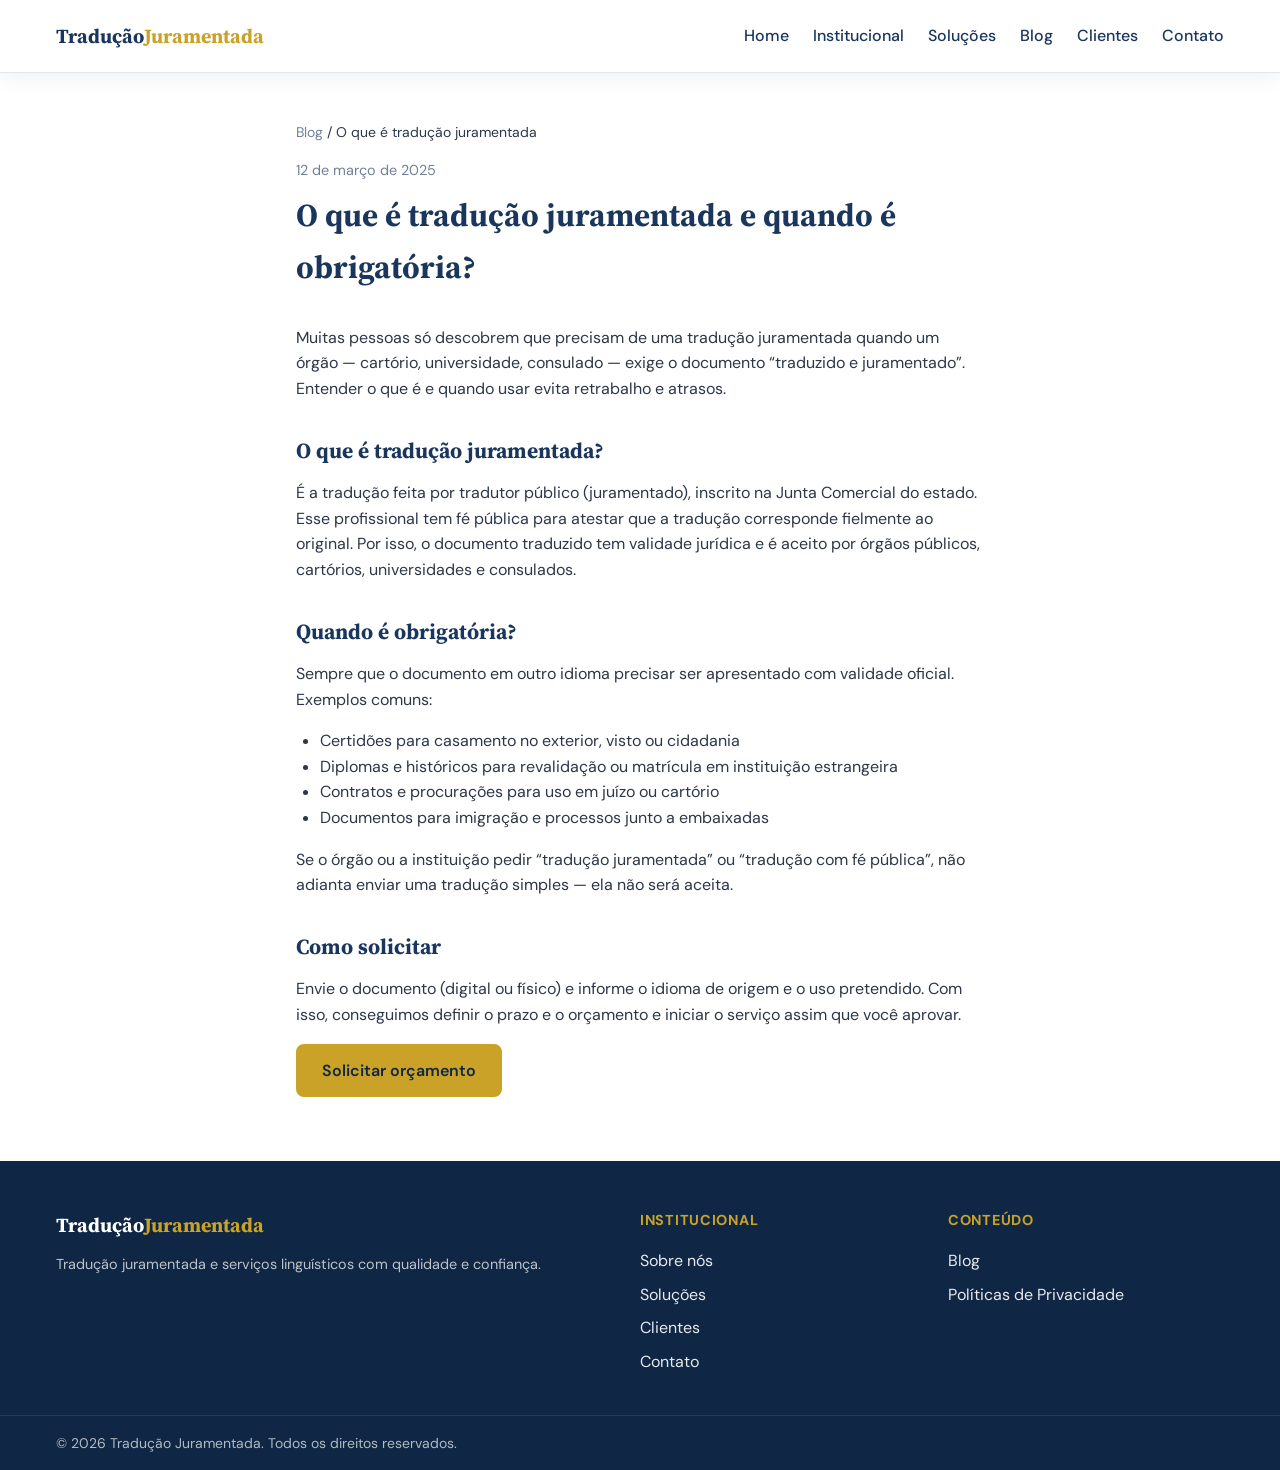
<file: post-o-que-e-traducao-juramentada.html>
<!DOCTYPE html>
<html lang="pt-BR">
<head>
  <meta charset="UTF-8">
  <meta name="viewport" content="width=device-width, initial-scale=1.0">
  <meta name="description" content="Entenda o que é tradução juramentada e quando ela é obrigatória.">
  <title>O que é tradução juramentada e quando é obrigatória? | Blog</title>
  <link rel="stylesheet" href="style.css">
  <link rel="preconnect" href="https://fonts.googleapis.com">
  <link rel="preconnect" href="https://fonts.gstatic.com" crossorigin>
  <link href="https://fonts.googleapis.com/css2?family=Source+Serif+4:ital,opsz,wght@0,8..60,400;0,8..60,600;0,8..60,700&family=DM+Sans:ital,wght@0,400;0,500;0,600;0,700&display=swap" rel="stylesheet">
</head>
<body>
  <header class="header">
    <div class="container header-inner">
      <a href="index.html" class="logo">Tradução<span>Juramentada</span></a>
      <button class="nav-toggle" aria-label="Abrir menu" aria-expanded="false">
        <span></span><span></span><span></span>
      </button>
      <nav class="nav">
        <ul class="nav-list">
          <li><a href="index.html">Home</a></li>
          <li><a href="institucional.html">Institucional</a></li>
          <li><a href="solucoes.html">Soluções</a></li>
          <li><a href="blog.html" class="active">Blog</a></li>
          <li><a href="clientes.html">Clientes</a></li>
          <li><a href="contato.html">Contato</a></li>
        </ul>
      </nav>
    </div>
  </header>

  <main>
    <article class="content-page">
      <div class="container">
        <p class="breadcrumb"><a href="blog.html">Blog</a> / O que é tradução juramentada</p>
        <header style="margin-bottom: 2rem;">
          <p style="color: var(--color-text-muted); font-size: 0.9rem; margin: 0 0 0.5rem;">12 de março de 2025</p>
          <h1 class="section-title" style="margin: 0;">O que é tradução juramentada e quando é obrigatória?</h1>
        </header>
        <div class="article-body">
          <p>Muitas pessoas só descobrem que precisam de uma tradução juramentada quando um órgão — cartório, universidade, consulado — exige o documento “traduzido e juramentado”. Entender o que é e quando usar evita retrabalho e atrasos.</p>

          <h2>O que é tradução juramentada?</h2>
          <p>É a tradução feita por tradutor público (juramentado), inscrito na Junta Comercial do estado. Esse profissional tem fé pública para atestar que a tradução corresponde fielmente ao original. Por isso, o documento traduzido tem validade jurídica e é aceito por órgãos públicos, cartórios, universidades e consulados.</p>

          <h2>Quando é obrigatória?</h2>
          <p>Sempre que o documento em outro idioma precisar ser apresentado com validade oficial. Exemplos comuns:</p>
          <ul>
            <li>Certidões para casamento no exterior, visto ou cidadania</li>
            <li>Diplomas e históricos para revalidação ou matrícula em instituição estrangeira</li>
            <li>Contratos e procurações para uso em juízo ou cartório</li>
            <li>Documentos para imigração e processos junto a embaixadas</li>
          </ul>
          <p>Se o órgão ou a instituição pedir “tradução juramentada” ou “tradução com fé pública”, não adianta enviar uma tradução simples — ela não será aceita.</p>

          <h2>Como solicitar</h2>
          <p>Envie o documento (digital ou físico) e informe o idioma de origem e o uso pretendido. Com isso, conseguimos definir o prazo e o orçamento e iniciar o serviço assim que você aprovar.</p>

          <p><a href="contato.html" class="btn btn-primary">Solicitar orçamento</a></p>
        </div>
      </div>
    </article>
  </main>

  <footer class="footer">
    <div class="container footer-grid">
      <div class="footer-brand">
        <a href="index.html" class="logo">Tradução<span>Juramentada</span></a>
        <p>Tradução juramentada e serviços linguísticos com qualidade e confiança.</p>
      </div>
      <div class="footer-links">
        <h4>Institucional</h4>
        <ul>
          <li><a href="institucional.html">Sobre nós</a></li>
          <li><a href="solucoes.html">Soluções</a></li>
          <li><a href="clientes.html">Clientes</a></li>
          <li><a href="contato.html">Contato</a></li>
        </ul>
      </div>
      <div class="footer-links">
        <h4>Conteúdo</h4>
        <ul>
          <li><a href="blog.html">Blog</a></li>
          <li><a href="privacidade.html">Políticas de Privacidade</a></li>
        </ul>
      </div>
    </div>
    <div class="footer-bottom">
      <div class="container">
        <p>&copy; <span id="year"></span> Tradução Juramentada. Todos os direitos reservados.</p>
      </div>
    </div>
  </footer>

  <script src="script.js"></script>
</body>
</html>
</file>
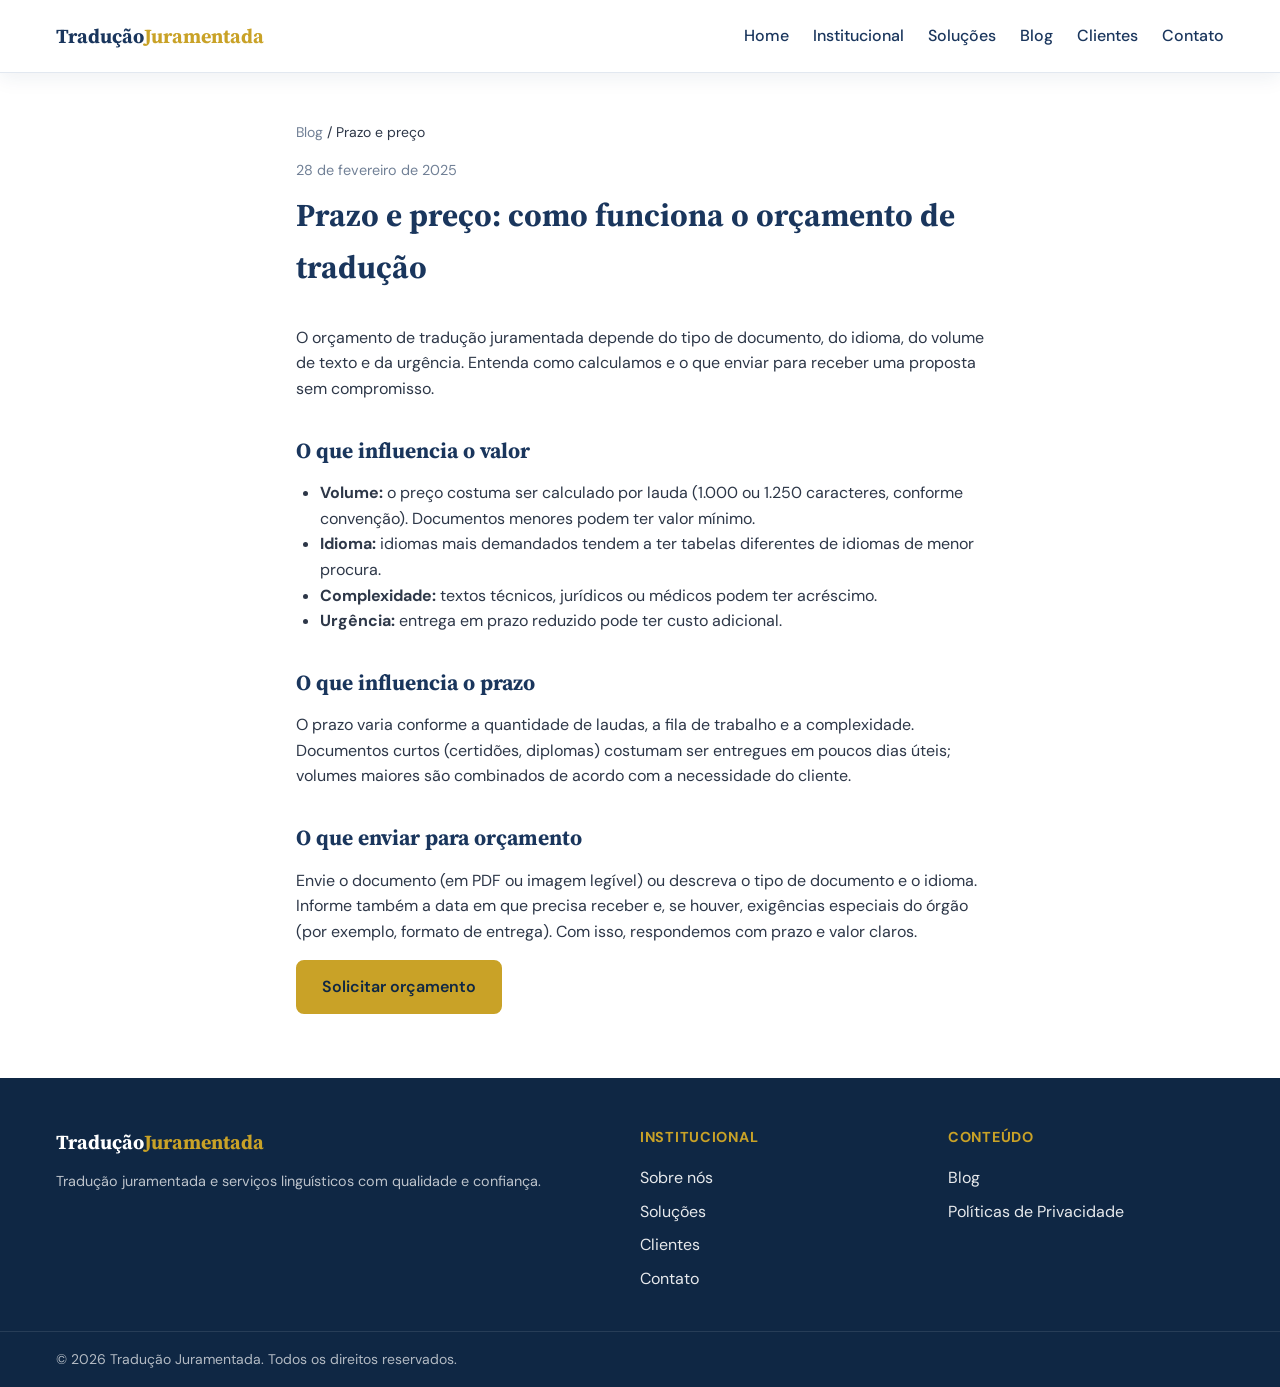
<file: post-prazo-e-preco.html>
<!DOCTYPE html>
<html lang="pt-BR">
<head>
  <meta charset="UTF-8">
  <meta name="viewport" content="width=device-width, initial-scale=1.0">
  <meta name="description" content="Saiba como calculamos prazos e valores e o que enviar para receber um orçamento de tradução.">
  <title>Prazo e preço: como funciona o orçamento de tradução | Blog</title>
  <link rel="stylesheet" href="style.css">
  <link rel="preconnect" href="https://fonts.googleapis.com">
  <link rel="preconnect" href="https://fonts.gstatic.com" crossorigin>
  <link href="https://fonts.googleapis.com/css2?family=Source+Serif+4:ital,opsz,wght@0,8..60,400;0,8..60,600;0,8..60,700&family=DM+Sans:ital,wght@0,400;0,500;0,600;0,700&display=swap" rel="stylesheet">
</head>
<body>
  <header class="header">
    <div class="container header-inner">
      <a href="index.html" class="logo">Tradução<span>Juramentada</span></a>
      <button class="nav-toggle" aria-label="Abrir menu" aria-expanded="false">
        <span></span><span></span><span></span>
      </button>
      <nav class="nav">
        <ul class="nav-list">
          <li><a href="index.html">Home</a></li>
          <li><a href="institucional.html">Institucional</a></li>
          <li><a href="solucoes.html">Soluções</a></li>
          <li><a href="blog.html" class="active">Blog</a></li>
          <li><a href="clientes.html">Clientes</a></li>
          <li><a href="contato.html">Contato</a></li>
        </ul>
      </nav>
    </div>
  </header>

  <main>
    <article class="content-page">
      <div class="container">
        <p class="breadcrumb"><a href="blog.html">Blog</a> / Prazo e preço</p>
        <header style="margin-bottom: 2rem;">
          <p style="color: var(--color-text-muted); font-size: 0.9rem; margin: 0 0 0.5rem;">28 de fevereiro de 2025</p>
          <h1 class="section-title" style="margin: 0;">Prazo e preço: como funciona o orçamento de tradução</h1>
        </header>
        <div class="article-body">
          <p>O orçamento de tradução juramentada depende do tipo de documento, do idioma, do volume de texto e da urgência. Entenda como calculamos e o que enviar para receber uma proposta sem compromisso.</p>

          <h2>O que influencia o valor</h2>
          <ul>
            <li><strong>Volume:</strong> o preço costuma ser calculado por lauda (1.000 ou 1.250 caracteres, conforme convenção). Documentos menores podem ter valor mínimo.</li>
            <li><strong>Idioma:</strong> idiomas mais demandados tendem a ter tabelas diferentes de idiomas de menor procura.</li>
            <li><strong>Complexidade:</strong> textos técnicos, jurídicos ou médicos podem ter acréscimo.</li>
            <li><strong>Urgência:</strong> entrega em prazo reduzido pode ter custo adicional.</li>
          </ul>

          <h2>O que influencia o prazo</h2>
          <p>O prazo varia conforme a quantidade de laudas, a fila de trabalho e a complexidade. Documentos curtos (certidões, diplomas) costumam ser entregues em poucos dias úteis; volumes maiores são combinados de acordo com a necessidade do cliente.</p>

          <h2>O que enviar para orçamento</h2>
          <p>Envie o documento (em PDF ou imagem legível) ou descreva o tipo de documento e o idioma. Informe também a data em que precisa receber e, se houver, exigências especiais do órgão (por exemplo, formato de entrega). Com isso, respondemos com prazo e valor claros.</p>

          <p><a href="contato.html" class="btn btn-primary">Solicitar orçamento</a></p>
        </div>
      </div>
    </article>
  </main>

  <footer class="footer">
    <div class="container footer-grid">
      <div class="footer-brand">
        <a href="index.html" class="logo">Tradução<span>Juramentada</span></a>
        <p>Tradução juramentada e serviços linguísticos com qualidade e confiança.</p>
      </div>
      <div class="footer-links">
        <h4>Institucional</h4>
        <ul>
          <li><a href="institucional.html">Sobre nós</a></li>
          <li><a href="solucoes.html">Soluções</a></li>
          <li><a href="clientes.html">Clientes</a></li>
          <li><a href="contato.html">Contato</a></li>
        </ul>
      </div>
      <div class="footer-links">
        <h4>Conteúdo</h4>
        <ul>
          <li><a href="blog.html">Blog</a></li>
          <li><a href="privacidade.html">Políticas de Privacidade</a></li>
        </ul>
      </div>
    </div>
    <div class="footer-bottom">
      <div class="container">
        <p>&copy; <span id="year"></span> Tradução Juramentada. Todos os direitos reservados.</p>
      </div>
    </div>
  </footer>

  <script src="script.js"></script>
</body>
</html>
</file>
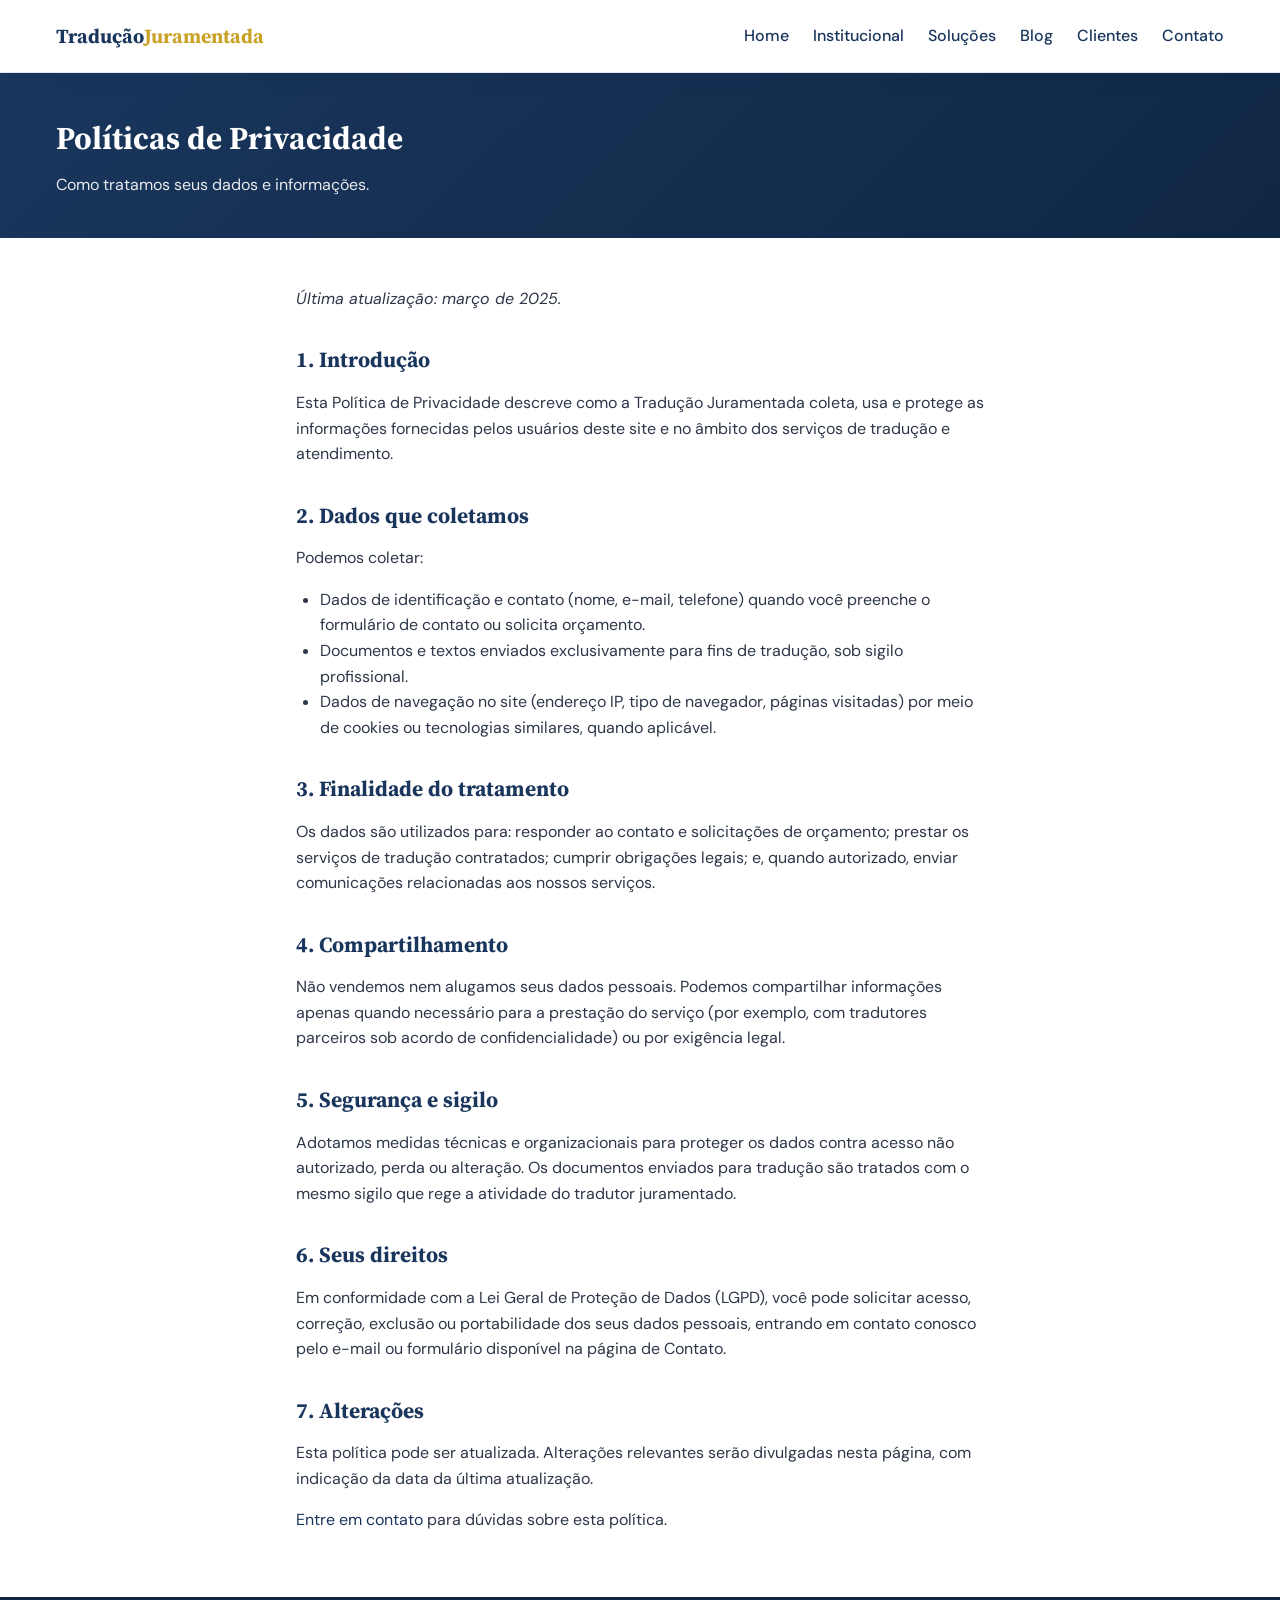
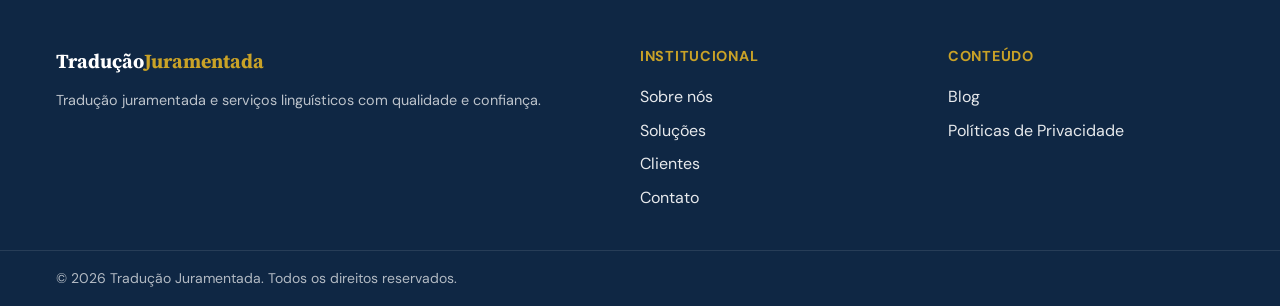
<file: privacidade.html>
<!DOCTYPE html>
<html lang="pt-BR">
<head>
  <meta charset="UTF-8">
  <meta name="viewport" content="width=device-width, initial-scale=1.0">
  <meta name="description" content="Políticas de Privacidade do site Tradução Juramentada.">
  <title>Políticas de Privacidade | Tradução Juramentada</title>
  <link rel="stylesheet" href="style.css">
  <link rel="preconnect" href="https://fonts.googleapis.com">
  <link rel="preconnect" href="https://fonts.gstatic.com" crossorigin>
  <link href="https://fonts.googleapis.com/css2?family=Source+Serif+4:ital,opsz,wght@0,8..60,400;0,8..60,600;0,8..60,700&family=DM+Sans:ital,wght@0,400;0,500;0,600;0,700&display=swap" rel="stylesheet">
</head>
<body>
  <header class="header">
    <div class="container header-inner">
      <a href="index.html" class="logo">Tradução<span>Juramentada</span></a>
      <button class="nav-toggle" aria-label="Abrir menu" aria-expanded="false">
        <span></span><span></span><span></span>
      </button>
      <nav class="nav">
        <ul class="nav-list">
          <li><a href="index.html">Home</a></li>
          <li><a href="institucional.html">Institucional</a></li>
          <li><a href="solucoes.html">Soluções</a></li>
          <li><a href="blog.html">Blog</a></li>
          <li><a href="clientes.html">Clientes</a></li>
          <li><a href="contato.html">Contato</a></li>
        </ul>
      </nav>
    </div>
  </header>

  <main>
    <section class="page-header">
      <div class="container">
        <h1>Políticas de Privacidade</h1>
        <p>Como tratamos seus dados e informações.</p>
      </div>
    </section>

    <section class="content-page">
      <div class="container">
        <p><em>Última atualização: março de 2025.</em></p>

        <h2>1. Introdução</h2>
        <p>Esta Política de Privacidade descreve como a Tradução Juramentada coleta, usa e protege as informações fornecidas pelos usuários deste site e no âmbito dos serviços de tradução e atendimento.</p>

        <h2>2. Dados que coletamos</h2>
        <p>Podemos coletar:</p>
        <ul>
          <li>Dados de identificação e contato (nome, e-mail, telefone) quando você preenche o formulário de contato ou solicita orçamento.</li>
          <li>Documentos e textos enviados exclusivamente para fins de tradução, sob sigilo profissional.</li>
          <li>Dados de navegação no site (endereço IP, tipo de navegador, páginas visitadas) por meio de cookies ou tecnologias similares, quando aplicável.</li>
        </ul>

        <h2>3. Finalidade do tratamento</h2>
        <p>Os dados são utilizados para: responder ao contato e solicitações de orçamento; prestar os serviços de tradução contratados; cumprir obrigações legais; e, quando autorizado, enviar comunicações relacionadas aos nossos serviços.</p>

        <h2>4. Compartilhamento</h2>
        <p>Não vendemos nem alugamos seus dados pessoais. Podemos compartilhar informações apenas quando necessário para a prestação do serviço (por exemplo, com tradutores parceiros sob acordo de confidencialidade) ou por exigência legal.</p>

        <h2>5. Segurança e sigilo</h2>
        <p>Adotamos medidas técnicas e organizacionais para proteger os dados contra acesso não autorizado, perda ou alteração. Os documentos enviados para tradução são tratados com o mesmo sigilo que rege a atividade do tradutor juramentado.</p>

        <h2>6. Seus direitos</h2>
        <p>Em conformidade com a Lei Geral de Proteção de Dados (LGPD), você pode solicitar acesso, correção, exclusão ou portabilidade dos seus dados pessoais, entrando em contato conosco pelo e-mail ou formulário disponível na página de Contato.</p>

        <h2>7. Alterações</h2>
        <p>Esta política pode ser atualizada. Alterações relevantes serão divulgadas nesta página, com indicação da data da última atualização.</p>

        <p class="mt-2"><a href="contato.html">Entre em contato</a> para dúvidas sobre esta política.</p>
      </div>
    </section>
  </main>

  <footer class="footer">
    <div class="container footer-grid">
      <div class="footer-brand">
        <a href="index.html" class="logo">Tradução<span>Juramentada</span></a>
        <p>Tradução juramentada e serviços linguísticos com qualidade e confiança.</p>
      </div>
      <div class="footer-links">
        <h4>Institucional</h4>
        <ul>
          <li><a href="institucional.html">Sobre nós</a></li>
          <li><a href="solucoes.html">Soluções</a></li>
          <li><a href="clientes.html">Clientes</a></li>
          <li><a href="contato.html">Contato</a></li>
        </ul>
      </div>
      <div class="footer-links">
        <h4>Conteúdo</h4>
        <ul>
          <li><a href="blog.html">Blog</a></li>
          <li><a href="privacidade.html">Políticas de Privacidade</a></li>
        </ul>
      </div>
    </div>
    <div class="footer-bottom">
      <div class="container">
        <p>&copy; <span id="year"></span> Tradução Juramentada. Todos os direitos reservados.</p>
      </div>
    </div>
  </footer>

  <script src="script.js"></script>
</body>
</html>
</file>
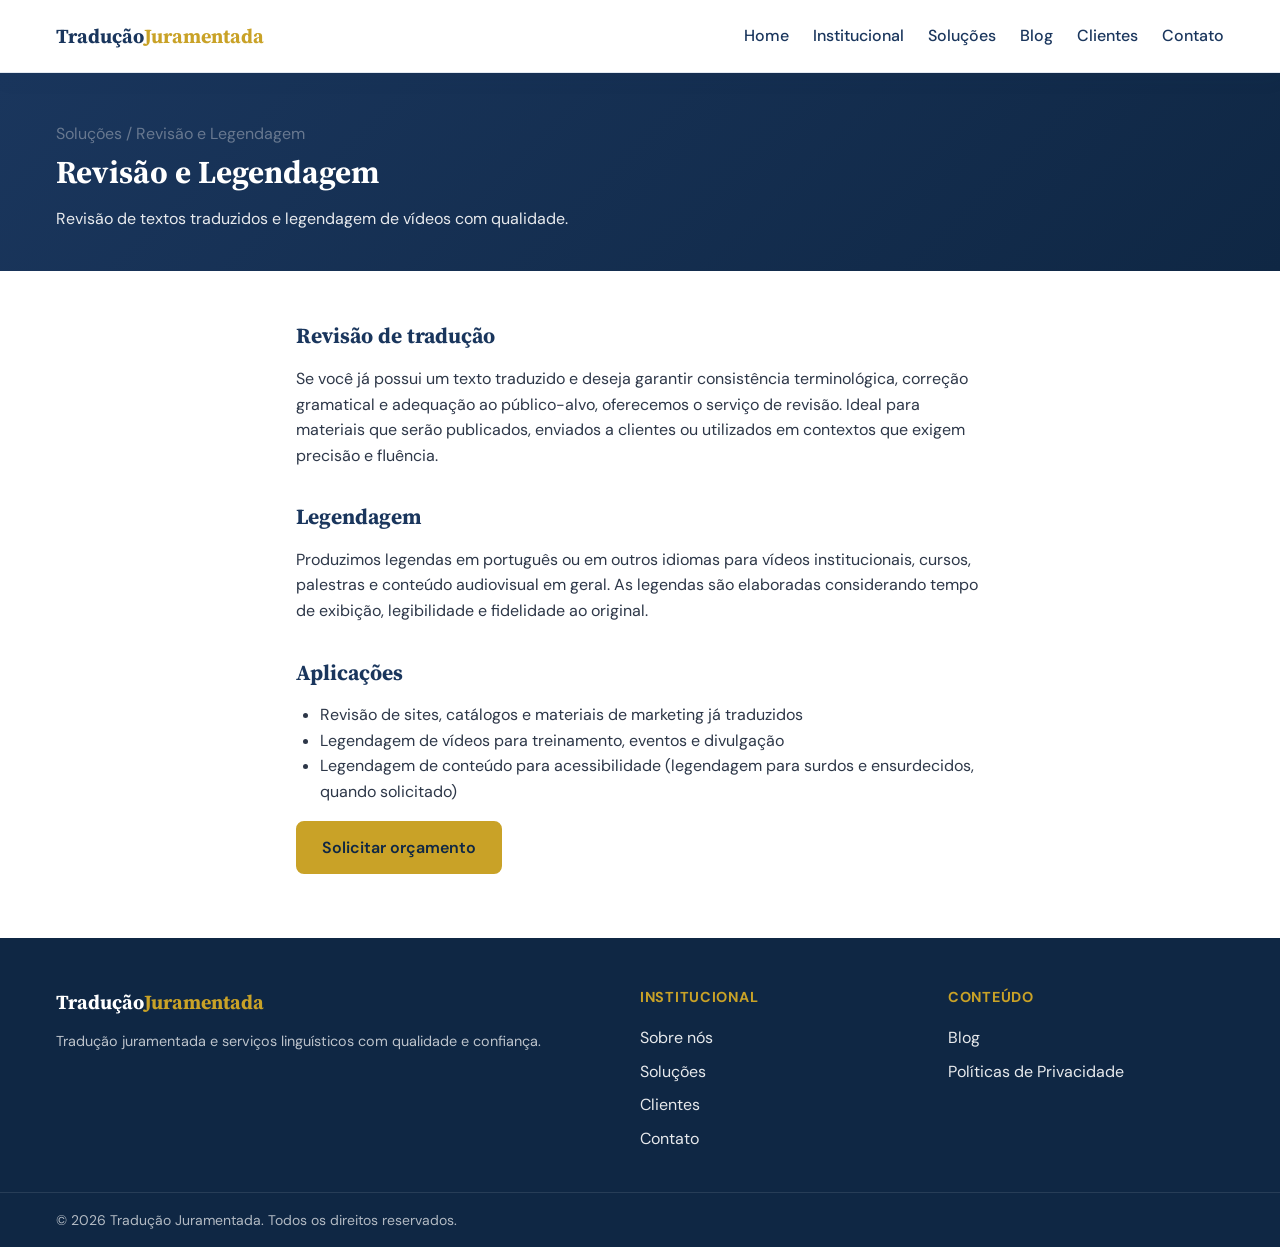
<file: solucao-revisao-legendagem.html>
<!DOCTYPE html>
<html lang="pt-BR">
<head>
  <meta charset="UTF-8">
  <meta name="viewport" content="width=device-width, initial-scale=1.0">
  <meta name="description" content="Revisão de textos traduzidos e legendagem de vídeos com qualidade profissional.">
  <title>Revisão e Legendagem | Soluções - Tradução Juramentada</title>
  <link rel="stylesheet" href="style.css">
  <link rel="preconnect" href="https://fonts.googleapis.com">
  <link rel="preconnect" href="https://fonts.gstatic.com" crossorigin>
  <link href="https://fonts.googleapis.com/css2?family=Source+Serif+4:ital,opsz,wght@0,8..60,400;0,8..60,600;0,8..60,700&family=DM+Sans:ital,wght@0,400;0,500;0,600;0,700&display=swap" rel="stylesheet">
</head>
<body>
  <header class="header">
    <div class="container header-inner">
      <a href="index.html" class="logo">Tradução<span>Juramentada</span></a>
      <button class="nav-toggle" aria-label="Abrir menu" aria-expanded="false">
        <span></span><span></span><span></span>
      </button>
      <nav class="nav">
        <ul class="nav-list">
          <li><a href="index.html">Home</a></li>
          <li><a href="institucional.html">Institucional</a></li>
          <li><a href="solucoes.html" class="active">Soluções</a></li>
          <li><a href="blog.html">Blog</a></li>
          <li><a href="clientes.html">Clientes</a></li>
          <li><a href="contato.html">Contato</a></li>
        </ul>
      </nav>
    </div>
  </header>

  <main>
    <section class="page-header">
      <div class="container">
        <p class="breadcrumb"><a href="solucoes.html">Soluções</a> / Revisão e Legendagem</p>
        <h1>Revisão e Legendagem</h1>
        <p>Revisão de textos traduzidos e legendagem de vídeos com qualidade.</p>
      </div>
    </section>

    <section class="content-page">
      <div class="container">
        <div class="article-body">
          <h2>Revisão de tradução</h2>
          <p>Se você já possui um texto traduzido e deseja garantir consistência terminológica, correção gramatical e adequação ao público-alvo, oferecemos o serviço de revisão. Ideal para materiais que serão publicados, enviados a clientes ou utilizados em contextos que exigem precisão e fluência.</p>

          <h2>Legendagem</h2>
          <p>Produzimos legendas em português ou em outros idiomas para vídeos institucionais, cursos, palestras e conteúdo audiovisual em geral. As legendas são elaboradas considerando tempo de exibição, legibilidade e fidelidade ao original.</p>

          <h2>Aplicações</h2>
          <ul>
            <li>Revisão de sites, catálogos e materiais de marketing já traduzidos</li>
            <li>Legendagem de vídeos para treinamento, eventos e divulgação</li>
            <li>Legendagem de conteúdo para acessibilidade (legendagem para surdos e ensurdecidos, quando solicitado)</li>
          </ul>

          <p><a href="contato.html" class="btn btn-primary">Solicitar orçamento</a></p>
        </div>
      </div>
    </section>
  </main>

  <footer class="footer">
    <div class="container footer-grid">
      <div class="footer-brand">
        <a href="index.html" class="logo">Tradução<span>Juramentada</span></a>
        <p>Tradução juramentada e serviços linguísticos com qualidade e confiança.</p>
      </div>
      <div class="footer-links">
        <h4>Institucional</h4>
        <ul>
          <li><a href="institucional.html">Sobre nós</a></li>
          <li><a href="solucoes.html">Soluções</a></li>
          <li><a href="clientes.html">Clientes</a></li>
          <li><a href="contato.html">Contato</a></li>
        </ul>
      </div>
      <div class="footer-links">
        <h4>Conteúdo</h4>
        <ul>
          <li><a href="blog.html">Blog</a></li>
          <li><a href="privacidade.html">Políticas de Privacidade</a></li>
        </ul>
      </div>
    </div>
    <div class="footer-bottom">
      <div class="container">
        <p>&copy; <span id="year"></span> Tradução Juramentada. Todos os direitos reservados.</p>
      </div>
    </div>
  </footer>

  <script src="script.js"></script>
</body>
</html>
</file>
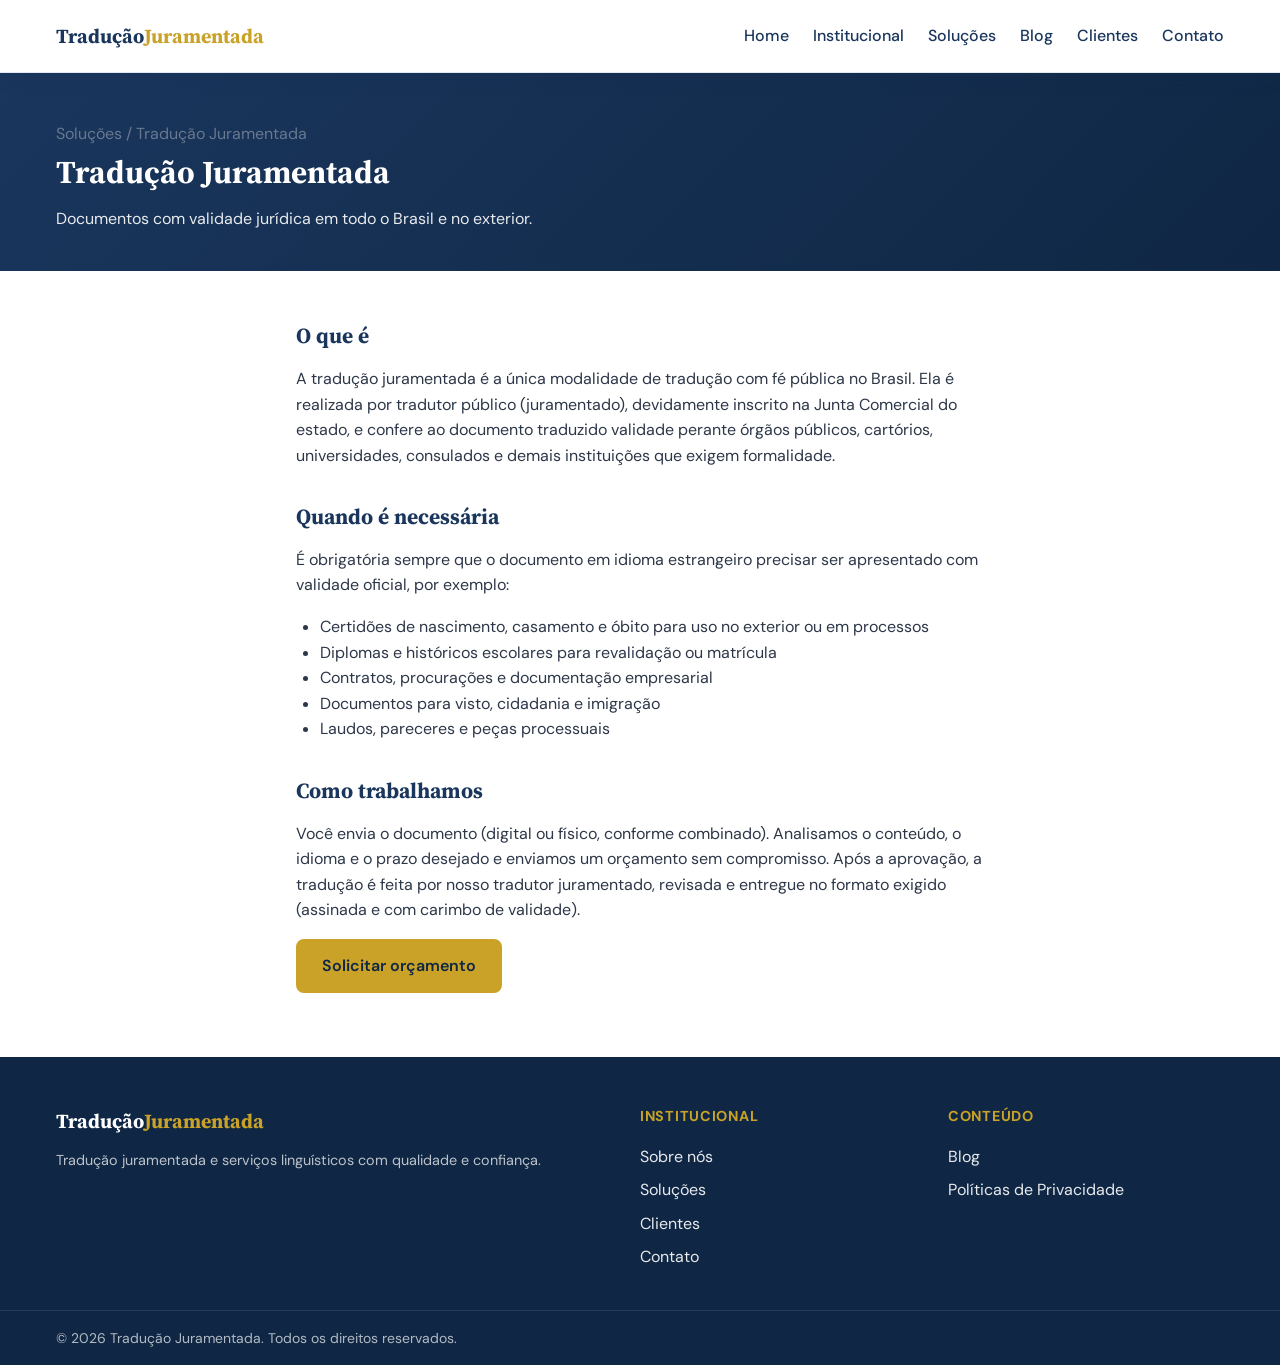
<file: solucao-traducao-juramentada.html>
<!DOCTYPE html>
<html lang="pt-BR">
<head>
  <meta charset="UTF-8">
  <meta name="viewport" content="width=device-width, initial-scale=1.0">
  <meta name="description" content="Tradução juramentada: documentos com validade jurídica para uso em órgãos públicos e no exterior.">
  <title>Tradução Juramentada | Soluções</title>
  <link rel="stylesheet" href="style.css">
  <link rel="preconnect" href="https://fonts.googleapis.com">
  <link rel="preconnect" href="https://fonts.gstatic.com" crossorigin>
  <link href="https://fonts.googleapis.com/css2?family=Source+Serif+4:ital,opsz,wght@0,8..60,400;0,8..60,600;0,8..60,700&family=DM+Sans:ital,wght@0,400;0,500;0,600;0,700&display=swap" rel="stylesheet">
</head>
<body>
  <header class="header">
    <div class="container header-inner">
      <a href="index.html" class="logo">Tradução<span>Juramentada</span></a>
      <button class="nav-toggle" aria-label="Abrir menu" aria-expanded="false">
        <span></span><span></span><span></span>
      </button>
      <nav class="nav">
        <ul class="nav-list">
          <li><a href="index.html">Home</a></li>
          <li><a href="institucional.html">Institucional</a></li>
          <li><a href="solucoes.html" class="active">Soluções</a></li>
          <li><a href="blog.html">Blog</a></li>
          <li><a href="clientes.html">Clientes</a></li>
          <li><a href="contato.html">Contato</a></li>
        </ul>
      </nav>
    </div>
  </header>

  <main>
    <section class="page-header">
      <div class="container">
        <p class="breadcrumb"><a href="solucoes.html">Soluções</a> / Tradução Juramentada</p>
        <h1>Tradução Juramentada</h1>
        <p>Documentos com validade jurídica em todo o Brasil e no exterior.</p>
      </div>
    </section>

    <section class="content-page">
      <div class="container">
        <div class="article-body">
          <h2>O que é</h2>
          <p>A tradução juramentada é a única modalidade de tradução com fé pública no Brasil. Ela é realizada por tradutor público (juramentado), devidamente inscrito na Junta Comercial do estado, e confere ao documento traduzido validade perante órgãos públicos, cartórios, universidades, consulados e demais instituições que exigem formalidade.</p>

          <h2>Quando é necessária</h2>
          <p>É obrigatória sempre que o documento em idioma estrangeiro precisar ser apresentado com validade oficial, por exemplo:</p>
          <ul>
            <li>Certidões de nascimento, casamento e óbito para uso no exterior ou em processos</li>
            <li>Diplomas e históricos escolares para revalidação ou matrícula</li>
            <li>Contratos, procurações e documentação empresarial</li>
            <li>Documentos para visto, cidadania e imigração</li>
            <li>Laudos, pareceres e peças processuais</li>
          </ul>

          <h2>Como trabalhamos</h2>
          <p>Você envia o documento (digital ou físico, conforme combinado). Analisamos o conteúdo, o idioma e o prazo desejado e enviamos um orçamento sem compromisso. Após a aprovação, a tradução é feita por nosso tradutor juramentado, revisada e entregue no formato exigido (assinada e com carimbo de validade).</p>

          <p><a href="contato.html" class="btn btn-primary">Solicitar orçamento</a></p>
        </div>
      </div>
    </section>
  </main>

  <footer class="footer">
    <div class="container footer-grid">
      <div class="footer-brand">
        <a href="index.html" class="logo">Tradução<span>Juramentada</span></a>
        <p>Tradução juramentada e serviços linguísticos com qualidade e confiança.</p>
      </div>
      <div class="footer-links">
        <h4>Institucional</h4>
        <ul>
          <li><a href="institucional.html">Sobre nós</a></li>
          <li><a href="solucoes.html">Soluções</a></li>
          <li><a href="clientes.html">Clientes</a></li>
          <li><a href="contato.html">Contato</a></li>
        </ul>
      </div>
      <div class="footer-links">
        <h4>Conteúdo</h4>
        <ul>
          <li><a href="blog.html">Blog</a></li>
          <li><a href="privacidade.html">Políticas de Privacidade</a></li>
        </ul>
      </div>
    </div>
    <div class="footer-bottom">
      <div class="container">
        <p>&copy; <span id="year"></span> Tradução Juramentada. Todos os direitos reservados.</p>
      </div>
    </div>
  </footer>

  <script src="script.js"></script>
</body>
</html>
</file>
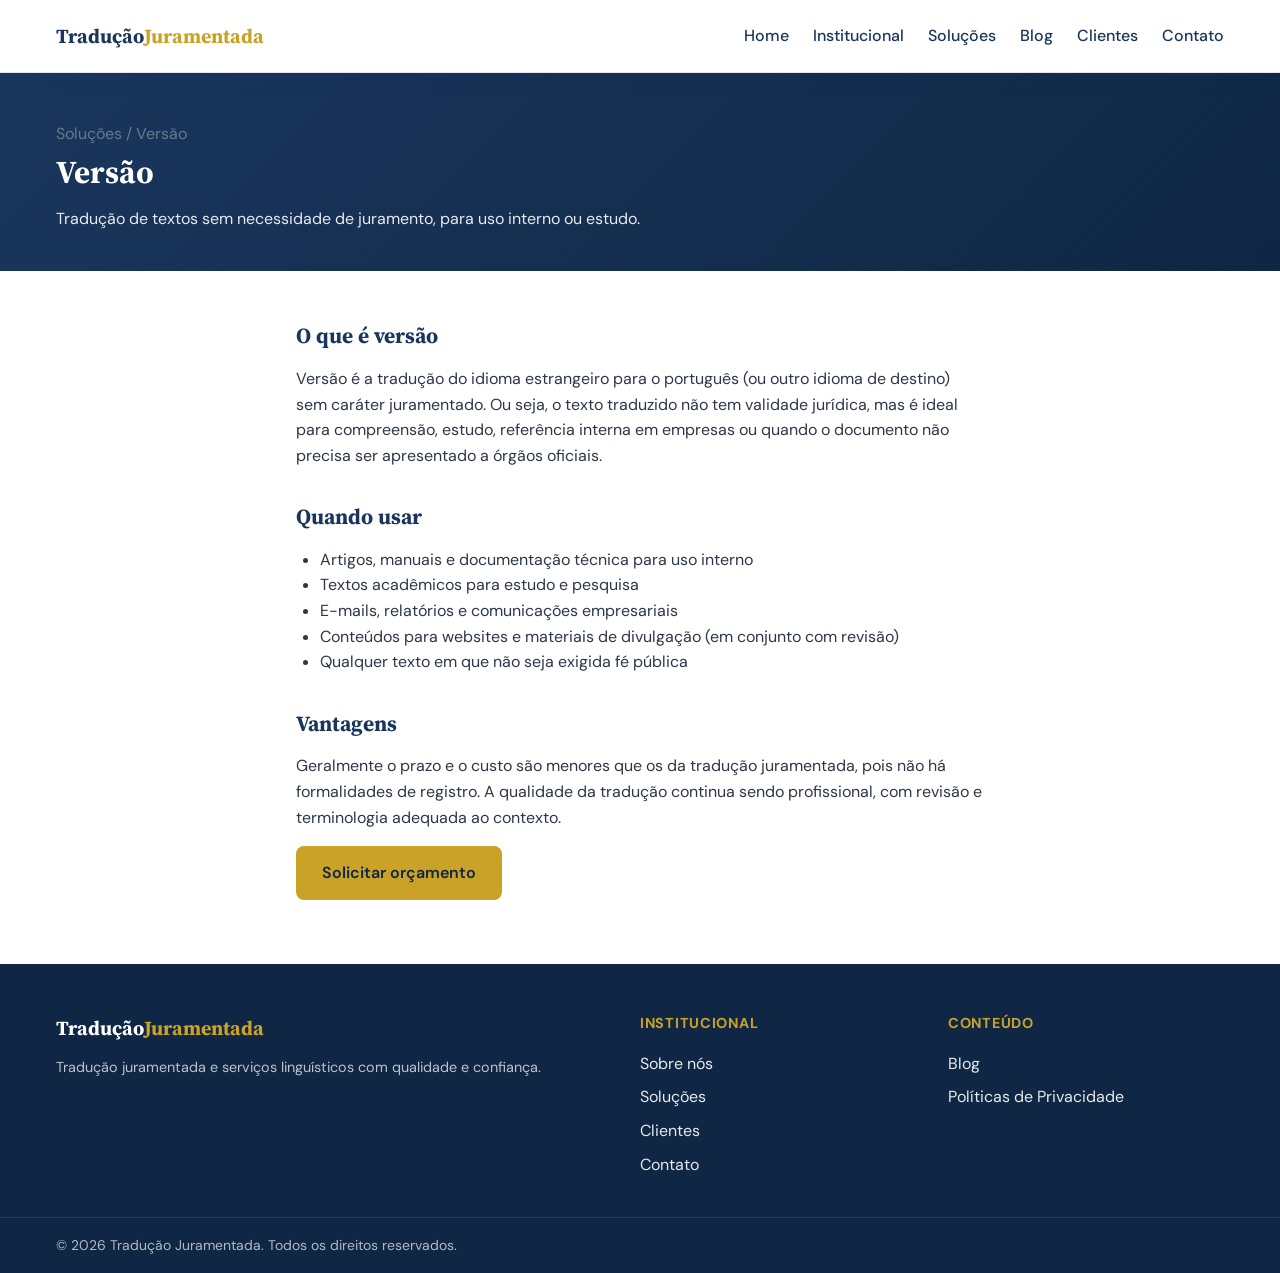
<file: solucao-versao.html>
<!DOCTYPE html>
<html lang="pt-BR">
<head>
  <meta charset="UTF-8">
  <meta name="viewport" content="width=device-width, initial-scale=1.0">
  <meta name="description" content="Versão: tradução de textos sem juramento para uso interno, estudo e referência.">
  <title>Versão | Soluções - Tradução Juramentada</title>
  <link rel="stylesheet" href="style.css">
  <link rel="preconnect" href="https://fonts.googleapis.com">
  <link rel="preconnect" href="https://fonts.gstatic.com" crossorigin>
  <link href="https://fonts.googleapis.com/css2?family=Source+Serif+4:ital,opsz,wght@0,8..60,400;0,8..60,600;0,8..60,700&family=DM+Sans:ital,wght@0,400;0,500;0,600;0,700&display=swap" rel="stylesheet">
</head>
<body>
  <header class="header">
    <div class="container header-inner">
      <a href="index.html" class="logo">Tradução<span>Juramentada</span></a>
      <button class="nav-toggle" aria-label="Abrir menu" aria-expanded="false">
        <span></span><span></span><span></span>
      </button>
      <nav class="nav">
        <ul class="nav-list">
          <li><a href="index.html">Home</a></li>
          <li><a href="institucional.html">Institucional</a></li>
          <li><a href="solucoes.html" class="active">Soluções</a></li>
          <li><a href="blog.html">Blog</a></li>
          <li><a href="clientes.html">Clientes</a></li>
          <li><a href="contato.html">Contato</a></li>
        </ul>
      </nav>
    </div>
  </header>

  <main>
    <section class="page-header">
      <div class="container">
        <p class="breadcrumb"><a href="solucoes.html">Soluções</a> / Versão</p>
        <h1>Versão</h1>
        <p>Tradução de textos sem necessidade de juramento, para uso interno ou estudo.</p>
      </div>
    </section>

    <section class="content-page">
      <div class="container">
        <div class="article-body">
          <h2>O que é versão</h2>
          <p>Versão é a tradução do idioma estrangeiro para o português (ou outro idioma de destino) sem caráter juramentado. Ou seja, o texto traduzido não tem validade jurídica, mas é ideal para compreensão, estudo, referência interna em empresas ou quando o documento não precisa ser apresentado a órgãos oficiais.</p>

          <h2>Quando usar</h2>
          <ul>
            <li>Artigos, manuais e documentação técnica para uso interno</li>
            <li>Textos acadêmicos para estudo e pesquisa</li>
            <li>E-mails, relatórios e comunicações empresariais</li>
            <li>Conteúdos para websites e materiais de divulgação (em conjunto com revisão)</li>
            <li>Qualquer texto em que não seja exigida fé pública</li>
          </ul>

          <h2>Vantagens</h2>
          <p>Geralmente o prazo e o custo são menores que os da tradução juramentada, pois não há formalidades de registro. A qualidade da tradução continua sendo profissional, com revisão e terminologia adequada ao contexto.</p>

          <p><a href="contato.html" class="btn btn-primary">Solicitar orçamento</a></p>
        </div>
      </div>
    </section>
  </main>

  <footer class="footer">
    <div class="container footer-grid">
      <div class="footer-brand">
        <a href="index.html" class="logo">Tradução<span>Juramentada</span></a>
        <p>Tradução juramentada e serviços linguísticos com qualidade e confiança.</p>
      </div>
      <div class="footer-links">
        <h4>Institucional</h4>
        <ul>
          <li><a href="institucional.html">Sobre nós</a></li>
          <li><a href="solucoes.html">Soluções</a></li>
          <li><a href="clientes.html">Clientes</a></li>
          <li><a href="contato.html">Contato</a></li>
        </ul>
      </div>
      <div class="footer-links">
        <h4>Conteúdo</h4>
        <ul>
          <li><a href="blog.html">Blog</a></li>
          <li><a href="privacidade.html">Políticas de Privacidade</a></li>
        </ul>
      </div>
    </div>
    <div class="footer-bottom">
      <div class="container">
        <p>&copy; <span id="year"></span> Tradução Juramentada. Todos os direitos reservados.</p>
      </div>
    </div>
  </footer>

  <script src="script.js"></script>
</body>
</html>
</file>
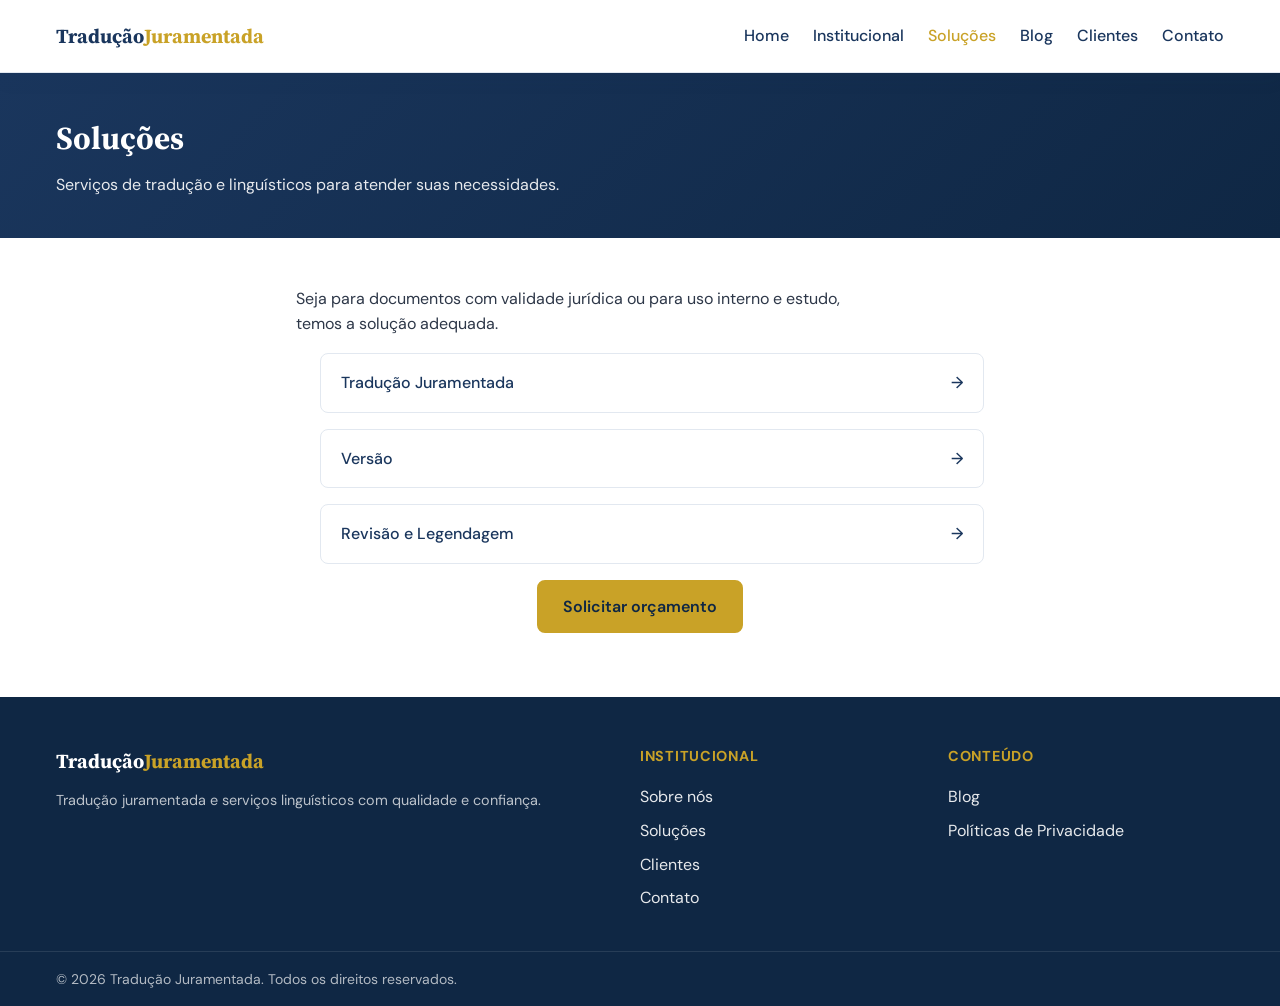
<file: solucoes.html>
<!DOCTYPE html>
<html lang="pt-BR">
<head>
  <meta charset="UTF-8">
  <meta name="viewport" content="width=device-width, initial-scale=1.0">
  <meta name="description" content="Conheça nossas soluções: tradução juramentada, versão, revisão e legendagem.">
  <title>Soluções | Tradução Juramentada</title>
  <link rel="stylesheet" href="style.css">
  <link rel="preconnect" href="https://fonts.googleapis.com">
  <link rel="preconnect" href="https://fonts.gstatic.com" crossorigin>
  <link href="https://fonts.googleapis.com/css2?family=Source+Serif+4:ital,opsz,wght@0,8..60,400;0,8..60,600;0,8..60,700&family=DM+Sans:ital,wght@0,400;0,500;0,600;0,700&display=swap" rel="stylesheet">
</head>
<body>
  <header class="header">
    <div class="container header-inner">
      <a href="index.html" class="logo">Tradução<span>Juramentada</span></a>
      <button class="nav-toggle" aria-label="Abrir menu" aria-expanded="false">
        <span></span><span></span><span></span>
      </button>
      <nav class="nav">
        <ul class="nav-list">
          <li><a href="index.html">Home</a></li>
          <li><a href="institucional.html">Institucional</a></li>
          <li><a href="solucoes.html" class="active">Soluções</a></li>
          <li><a href="blog.html">Blog</a></li>
          <li><a href="clientes.html">Clientes</a></li>
          <li><a href="contato.html">Contato</a></li>
        </ul>
      </nav>
    </div>
  </header>

  <main>
    <section class="page-header">
      <div class="container">
        <h1>Soluções</h1>
        <p>Serviços de tradução e linguísticos para atender suas necessidades.</p>
      </div>
    </section>

    <section class="section content-page">
      <div class="container">
        <p class="section-subtitle mb-0">Seja para documentos com validade jurídica ou para uso interno e estudo, temos a solução adequada.</p>

        <ul class="solutions-list">
          <li>
            <a href="solucao-traducao-juramentada.html">
              <span>Tradução Juramentada</span>
              <span aria-hidden="true">→</span>
            </a>
          </li>
          <li>
            <a href="solucao-versao.html">
              <span>Versão</span>
              <span aria-hidden="true">→</span>
            </a>
          </li>
          <li>
            <a href="solucao-revisao-legendagem.html">
              <span>Revisão e Legendagem</span>
              <span aria-hidden="true">→</span>
            </a>
          </li>
        </ul>

        <p class="text-center mt-2"><a href="contato.html" class="btn btn-primary">Solicitar orçamento</a></p>
      </div>
    </section>
  </main>

  <footer class="footer">
    <div class="container footer-grid">
      <div class="footer-brand">
        <a href="index.html" class="logo">Tradução<span>Juramentada</span></a>
        <p>Tradução juramentada e serviços linguísticos com qualidade e confiança.</p>
      </div>
      <div class="footer-links">
        <h4>Institucional</h4>
        <ul>
          <li><a href="institucional.html">Sobre nós</a></li>
          <li><a href="solucoes.html">Soluções</a></li>
          <li><a href="clientes.html">Clientes</a></li>
          <li><a href="contato.html">Contato</a></li>
        </ul>
      </div>
      <div class="footer-links">
        <h4>Conteúdo</h4>
        <ul>
          <li><a href="blog.html">Blog</a></li>
          <li><a href="privacidade.html">Políticas de Privacidade</a></li>
        </ul>
      </div>
    </div>
    <div class="footer-bottom">
      <div class="container">
        <p>&copy; <span id="year"></span> Tradução Juramentada. Todos os direitos reservados.</p>
      </div>
    </div>
  </footer>

  <script src="script.js"></script>
</body>
</html>
</file>
<file: style.css>
/* ============================================
   Tradução Juramentada - Site Institucional
   Design responsivo e profissional
   ============================================ */

:root {
  --color-primary: #1a365d;
  --color-primary-dark: #0f2744;
  --color-accent: #c9a227;
  --color-accent-hover: #b8921f;
  --color-text: #2d3748;
  --color-text-muted: #718096;
  --color-bg: #ffffff;
  --color-bg-alt: #f7fafc;
  --color-border: #e2e8f0;
  --font-sans: 'DM Sans', -apple-system, BlinkMacSystemFont, sans-serif;
  --font-serif: 'Source Serif 4', Georgia, serif;
  --container: min(1200px, 100% - 2rem);
  --header-height: 72px;
  --radius: 8px;
  --shadow: 0 4px 20px rgba(26, 54, 93, 0.08);
  --transition: 0.2s ease;
}

*, *::before, *::after {
  box-sizing: border-box;
}

html {
  scroll-behavior: smooth;
}

body {
  margin: 0;
  font-family: var(--font-sans);
  font-size: 16px;
  line-height: 1.6;
  color: var(--color-text);
  background: var(--color-bg);
}

img {
  max-width: 100%;
  height: auto;
  display: block;
}

a {
  color: var(--color-primary);
  text-decoration: none;
  transition: color var(--transition);
}

a:hover {
  color: var(--color-accent);
}

.container {
  width: var(--container);
  margin-left: auto;
  margin-right: auto;
  padding-left: 1rem;
  padding-right: 1rem;
}

/* ----- Header ----- */
.header {
  position: sticky;
  top: 0;
  z-index: 100;
  background: var(--color-bg);
  border-bottom: 1px solid var(--color-border);
  box-shadow: var(--shadow);
}

.header-inner {
  display: flex;
  align-items: center;
  justify-content: space-between;
  min-height: var(--header-height);
}

.logo {
  font-family: var(--font-serif);
  font-weight: 700;
  font-size: 1.25rem;
  color: var(--color-primary);
}

.logo span {
  color: var(--color-accent);
}

.nav-toggle {
  display: none;
  flex-direction: column;
  gap: 5px;
  padding: 8px;
  background: none;
  border: none;
  cursor: pointer;
  font: inherit;
}

.nav-toggle span {
  width: 24px;
  height: 2px;
  background: var(--color-primary);
  border-radius: 2px;
  transition: var(--transition);
}

.nav-toggle[aria-expanded="true"] span:nth-child(1) {
  transform: rotate(45deg) translate(5px, 5px);
}

.nav-toggle[aria-expanded="true"] span:nth-child(2) {
  opacity: 0;
}

.nav-toggle[aria-expanded="true"] span:nth-child(3) {
  transform: rotate(-45deg) translate(5px, -5px);
}

.nav-list {
  display: flex;
  list-style: none;
  margin: 0;
  padding: 0;
  gap: 0.5rem 1.5rem;
}

.nav-list a {
  font-weight: 500;
  padding: 0.5rem 0;
}

.nav-list a.active {
  color: var(--color-accent);
}

@media (max-width: 768px) {
  .nav-toggle {
    display: flex;
  }

  .nav {
    position: absolute;
    top: 100%;
    left: 0;
    right: 0;
    background: var(--color-bg);
    border-bottom: 1px solid var(--color-border);
    padding: 1rem;
    display: none;
  }

  .nav.is-open {
    display: block;
  }

  .nav-list {
    flex-direction: column;
    gap: 0;
  }

  .nav-list a {
    display: block;
    padding: 0.75rem 0;
    border-bottom: 1px solid var(--color-border);
  }

  .nav-list li:last-child a {
    border-bottom: none;
  }
}

@media (min-width: 769px) {
  .nav {
    display: block;
  }
}

/* ----- Hero ----- */
.hero {
  position: relative;
  min-height: 420px;
  display: flex;
  align-items: center;
  background: linear-gradient(135deg, var(--color-primary) 0%, var(--color-primary-dark) 100%);
  color: #fff;
  overflow: hidden;
}

.hero::before {
  content: '';
  position: absolute;
  inset: 0;
  background: url("data:image/svg+xml,%3Csvg width='60' height='60' viewBox='0 0 60 60' xmlns='http://www.w3.org/2000/svg'%3E%3Cg fill='none' fill-rule='evenodd'%3E%3Cg fill='%23ffffff' fill-opacity='0.03'%3E%3Cpath d='M36 34v-4h-2v4h-4v2h4v4h2v-4h4v-2h-4zm0-30V0h-2v4h-4v2h4v4h2V6h4V4h-4zM6 34v-4H4v4H0v2h4v4h2v-4h4v-2H6zM6 4V0H4v4H0v2h4v4h2V6h4V4H6z'/%3E%3C/g%3E%3C/g%3E%3C/svg%3E");
  opacity: 0.5;
}

.hero-overlay {
  position: absolute;
  inset: 0;
  background: linear-gradient(180deg, transparent 50%, rgba(0,0,0,0.2) 100%);
  pointer-events: none;
}

.hero-content {
  position: relative;
  z-index: 1;
  padding: 3rem 0;
}

.hero h1 {
  font-family: var(--font-serif);
  font-size: clamp(1.75rem, 4vw, 2.5rem);
  font-weight: 700;
  line-height: 1.25;
  margin: 0 0 1rem;
  max-width: 28ch;
}

.hero h1 em {
  font-style: italic;
  color: var(--color-accent);
}

.hero-lead {
  font-size: 1.1rem;
  opacity: 0.95;
  max-width: 42ch;
  margin: 0 0 1.5rem;
}

.hero-cta {
  display: flex;
  flex-wrap: wrap;
  gap: 1rem;
}

/* ----- Buttons ----- */
.btn {
  display: inline-flex;
  align-items: center;
  justify-content: center;
  padding: 0.75rem 1.5rem;
  font-family: var(--font-sans);
  font-weight: 600;
  font-size: 1rem;
  border-radius: var(--radius);
  border: 2px solid transparent;
  cursor: pointer;
  transition: background var(--transition), color var(--transition), border-color var(--transition);
}

.btn-primary {
  background: var(--color-accent);
  color: var(--color-primary-dark);
  border-color: var(--color-accent);
}

.btn-primary:hover {
  background: var(--color-accent-hover);
  border-color: var(--color-accent-hover);
  color: var(--color-primary-dark);
}

.btn-secondary {
  background: transparent;
  color: #fff;
  border-color: rgba(255,255,255,0.6);
}

.btn-secondary:hover {
  border-color: #fff;
  background: rgba(255,255,255,0.1);
  color: #fff;
}

.btn-outline {
  background: transparent;
  color: var(--color-primary);
  border-color: var(--color-primary);
}

.btn-outline:hover {
  background: var(--color-primary);
  color: #fff;
  border-color: var(--color-primary);
}

/* ----- Sections ----- */
.section {
  padding: 4rem 0;
}

.section-alt {
  background: var(--color-bg-alt);
}

.section-title {
  font-family: var(--font-serif);
  font-size: clamp(1.5rem, 3vw, 2rem);
  font-weight: 700;
  color: var(--color-primary);
  margin: 0 0 0.5rem;
}

.section-subtitle {
  color: var(--color-text-muted);
  margin: 0 0 2rem;
  max-width: 50ch;
}

/* ----- Cards ----- */
.cards {
  display: grid;
  grid-template-columns: repeat(auto-fit, minmax(280px, 1fr));
  gap: 1.5rem;
  margin-bottom: 2rem;
}

.card {
  background: var(--color-bg);
  border: 1px solid var(--color-border);
  border-radius: var(--radius);
  padding: 1.5rem;
  box-shadow: var(--shadow);
  transition: transform var(--transition), box-shadow var(--transition);
}

.card:hover {
  transform: translateY(-4px);
  box-shadow: 0 8px 30px rgba(26, 54, 93, 0.12);
}

.card-icon {
  font-size: 2rem;
  margin-bottom: 1rem;
}

.card h3 {
  font-family: var(--font-serif);
  font-size: 1.25rem;
  color: var(--color-primary);
  margin: 0 0 0.5rem;
}

.card p {
  color: var(--color-text-muted);
  margin: 0 0 1rem;
  font-size: 0.95rem;
}

.link-arrow {
  font-weight: 600;
  display: inline-flex;
  align-items: center;
  gap: 0.25rem;
}

.link-arrow::after {
  content: '→';
  transition: transform var(--transition);
}

.link-arrow:hover::after {
  transform: translateX(4px);
}

.text-center {
  text-align: center;
}

/* ----- Grid 2 ----- */
.grid-2 {
  display: grid;
  grid-template-columns: 1fr 1fr;
  gap: 3rem;
  align-items: center;
}

@media (max-width: 768px) {
  .grid-2 {
    grid-template-columns: 1fr;
  }
}

.check-list {
  list-style: none;
  margin: 0 0 1.5rem;
  padding: 0;
}

.check-list li {
  position: relative;
  padding-left: 1.75rem;
  margin-bottom: 0.75rem;
}

.check-list li::before {
  content: '✓';
  position: absolute;
  left: 0;
  color: var(--color-accent);
  font-weight: 700;
}

.stats {
  display: flex;
  gap: 2rem;
  flex-wrap: wrap;
}

.stat {
  text-align: center;
}

.stat-number {
  display: block;
  font-family: var(--font-serif);
  font-size: 2.5rem;
  font-weight: 700;
  color: var(--color-accent);
  line-height: 1.2;
}

.stat-label {
  font-size: 0.9rem;
  color: var(--color-text-muted);
}

/* ----- CTA Section ----- */
.cta-section {
  background: var(--color-primary);
  color: #fff;
}

.cta-section .section-title,
.cta-section h2 {
  color: #fff;
  margin-bottom: 0.5rem;
}

.cta-section p {
  margin: 0 0 1.5rem;
  opacity: 0.9;
}

.cta-section .btn-primary {
  background: var(--color-accent);
  color: var(--color-primary-dark);
}

.cta-section .btn-primary:hover {
  background: #fff;
  color: var(--color-primary);
  border-color: #fff;
}

/* ----- Footer ----- */
.footer {
  background: var(--color-primary-dark);
  color: rgba(255,255,255,0.85);
  padding-top: 3rem;
}

.footer a {
  color: rgba(255,255,255,0.9);
}

.footer a:hover {
  color: var(--color-accent);
}

.footer-grid {
  display: grid;
  grid-template-columns: 2fr 1fr 1fr;
  gap: 2rem;
  margin-bottom: 2rem;
}

@media (max-width: 768px) {
  .footer-grid {
    grid-template-columns: 1fr;
  }
}

.footer-brand .logo {
  color: #fff;
}

.footer-brand .logo span {
  color: var(--color-accent);
}

.footer-brand p {
  margin: 0.75rem 0 0;
  font-size: 0.9rem;
  opacity: 0.85;
}

.footer-links h4 {
  font-size: 0.9rem;
  text-transform: uppercase;
  letter-spacing: 0.05em;
  color: var(--color-accent);
  margin: 0 0 1rem;
}

.footer-links ul {
  list-style: none;
  margin: 0;
  padding: 0;
}

.footer-links li {
  margin-bottom: 0.5rem;
}

.footer-bottom {
  border-top: 1px solid rgba(255,255,255,0.1);
  padding: 1rem 0;
}

.footer-bottom p {
  margin: 0;
  font-size: 0.875rem;
  opacity: 0.8;
}

/* ----- Page header (inner pages) ----- */
.page-header {
  background: linear-gradient(135deg, var(--color-primary) 0%, var(--color-primary-dark) 100%);
  color: #fff;
  padding: 2.5rem 0;
}

.page-header h1 {
  font-family: var(--font-serif);
  font-size: clamp(1.5rem, 3vw, 2rem);
  margin: 0;
}

.page-header p {
  margin: 0.5rem 0 0;
  opacity: 0.9;
  font-size: 1rem;
}

/* ----- Content (inner pages) ----- */
.content-page {
  padding: 3rem 0;
}

.content-page .container {
  max-width: 720px;
}

.content-page h2 {
  font-family: var(--font-serif);
  font-size: 1.35rem;
  color: var(--color-primary);
  margin: 2rem 0 0.75rem;
}

.content-page h2:first-child {
  margin-top: 0;
}

.content-page p {
  margin: 0 0 1rem;
  color: var(--color-text);
}

.content-page ul {
  margin: 0 0 1rem;
  padding-left: 1.5rem;
}

/* ----- Solutions list ----- */
.solutions-list {
  list-style: none;
  margin: 0;
  padding: 0;
  display: grid;
  gap: 1rem;
}

.solutions-list li a {
  display: flex;
  align-items: center;
  justify-content: space-between;
  padding: 1rem 1.25rem;
  background: var(--color-bg);
  border: 1px solid var(--color-border);
  border-radius: var(--radius);
  font-weight: 500;
  transition: border-color var(--transition), box-shadow var(--transition);
}

.solutions-list li a:hover {
  border-color: var(--color-accent);
  box-shadow: var(--shadow);
}

/* ----- Blog ----- */
.posts-list {
  list-style: none;
  margin: 0;
  padding: 0;
  display: grid;
  gap: 1.5rem;
}

.post-item {
  display: grid;
  grid-template-columns: 1fr;
  gap: 1rem;
  padding-bottom: 1.5rem;
  border-bottom: 1px solid var(--color-border);
}

.post-item:last-child {
  border-bottom: none;
  padding-bottom: 0;
}

@media (min-width: 640px) {
  .post-item {
    grid-template-columns: 200px 1fr;
  }
}

.post-item .post-meta {
  font-size: 0.875rem;
  color: var(--color-text-muted);
  margin-bottom: 0.25rem;
}

.post-item h2 {
  font-family: var(--font-serif);
  font-size: 1.25rem;
  margin: 0 0 0.5rem;
}

.post-item h2 a {
  color: var(--color-primary);
}

.post-item h2 a:hover {
  color: var(--color-accent);
}

.post-item p {
  margin: 0;
  font-size: 0.95rem;
  color: var(--color-text-muted);
}

/* ----- Single post / solution ----- */
.article-body h2 {
  margin-top: 2rem;
}

.breadcrumb {
  font-size: 0.875rem;
  color: var(--color-text-muted);
  margin-bottom: 1rem;
}

.breadcrumb a {
  color: var(--color-text-muted);
}

.breadcrumb a:hover {
  color: var(--color-primary);
}

/* ----- Contact ----- */
.contact-grid {
  display: grid;
  grid-template-columns: 1fr 1fr;
  gap: 2rem;
  align-items: start;
}

@media (max-width: 768px) {
  .contact-grid {
    grid-template-columns: 1fr;
  }
}

.contact-info h3 {
  font-family: var(--font-serif);
  font-size: 1.1rem;
  color: var(--color-primary);
  margin: 0 0 0.5rem;
}

.contact-info p {
  margin: 0 0 1rem;
  color: var(--color-text-muted);
}

.form-group {
  margin-bottom: 1.25rem;
}

.form-group label {
  display: block;
  font-weight: 500;
  margin-bottom: 0.35rem;
  color: var(--color-text);
}

.form-group input,
.form-group textarea {
  width: 100%;
  padding: 0.65rem 0.85rem;
  font-family: var(--font-sans);
  font-size: 1rem;
  border: 1px solid var(--color-border);
  border-radius: var(--radius);
  transition: border-color var(--transition);
}

.form-group input:focus,
.form-group textarea:focus {
  outline: none;
  border-color: var(--color-primary);
}

.form-group textarea {
  min-height: 140px;
  resize: vertical;
}

/* ----- Clients ----- */
.clients-logos {
  display: flex;
  flex-wrap: wrap;
  gap: 2rem;
  align-items: center;
  justify-content: center;
  margin-top: 2rem;
}

.client-placeholder {
  width: 140px;
  height: 60px;
  background: var(--color-bg-alt);
  border: 1px dashed var(--color-border);
  border-radius: var(--radius);
  display: flex;
  align-items: center;
  justify-content: center;
  font-size: 0.8rem;
  color: var(--color-text-muted);
}

/* ----- Utility ----- */
.mb-0 { margin-bottom: 0; }
.mt-2 { margin-top: 2rem; }
</file>
